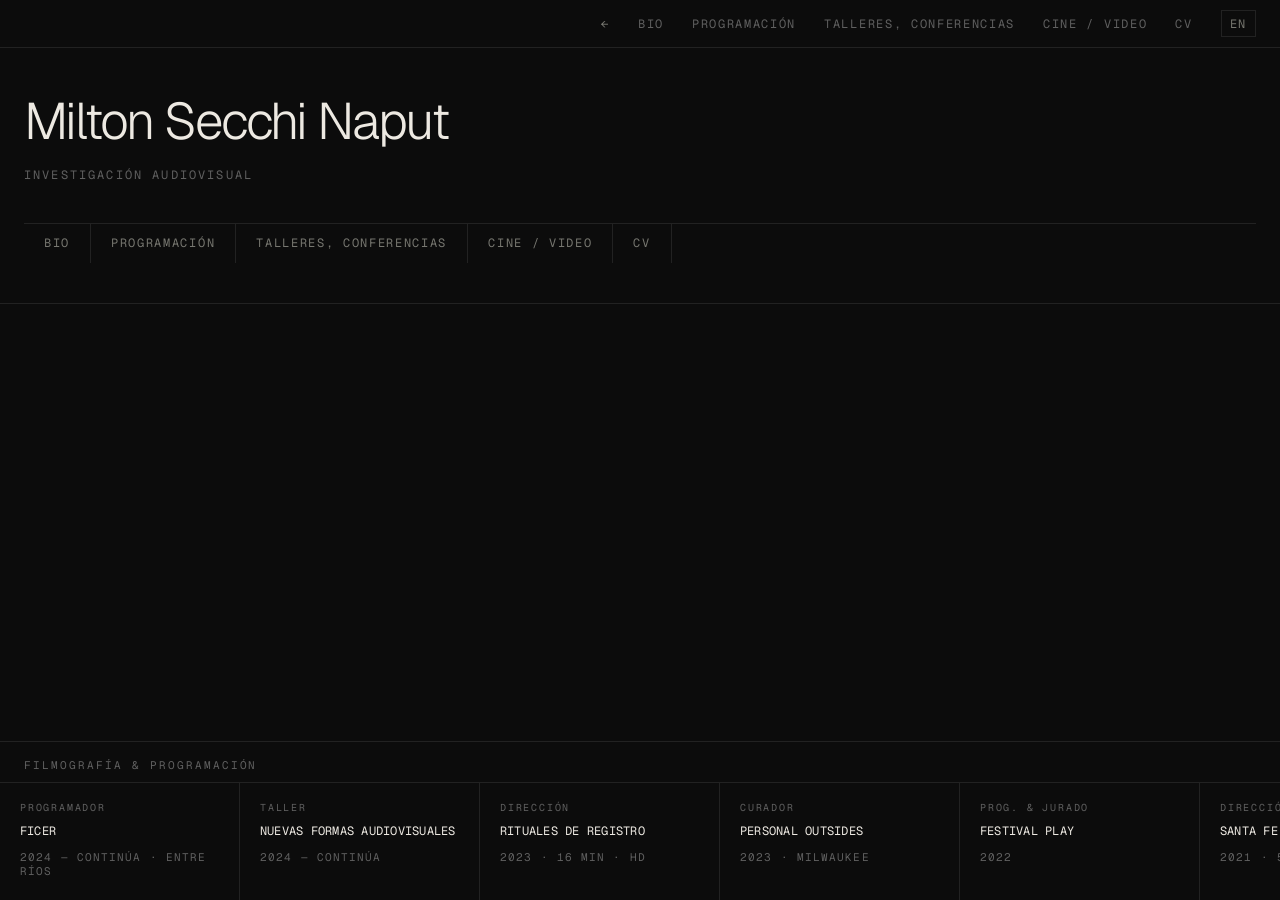
<file: index.html>
<!DOCTYPE html>
<html lang="es">
<head>
<meta charset="UTF-8">
<meta name="viewport" content="width=device-width, initial-scale=1.0">
<title>Milton Secchi Naput</title>
<style>
  @import url('https://fonts.googleapis.com/css2?family=Geist:wght@300;400&family=Geist+Mono:wght@300;400&display=swap');

  :root {
    --bg: #0c0c0c;
    --surface: #111111;
    --border: #222222;
    --ink: #ede9e2;
    --ink-dim: #606060;
    --ink-mid: #777770;
    --mono: 'Geist Mono', monospace;
    --serif: 'Geist', sans-serif;

    --fs-2xs: 0.625rem;     /* 10px */
    --fs-xs: 0.6875rem;     /* 11px */
    --fs-sm: 0.75rem;       /* 12px */
    --fs-md: 0.8125rem;     /* 13px */
    --fs-body-sm: 0.875rem; /* 14px */
    --fs-body: 1rem;        /* 16px */
    --fs-body-lg: 1.1rem;   /* 17.6px */
  }

  *, *::before, *::after { box-sizing: border-box; margin: 0; padding: 0; }
  html { font-size: 16px; scroll-behavior: smooth; }

  body {
    background: var(--bg);
    color: var(--ink);
    font-family: var(--mono);
    min-height: 100vh;
    overflow-x: hidden;
  }

  /* ── NAV ─────────────────────────────────────── */
  nav#main-nav {
    position: fixed;
    top: 0; left: 0; right: 0;
    z-index: 200;
    background: var(--bg);
    border-bottom: 1px solid var(--border);
    height: 3rem;
    display: flex;
    align-items: center;
    justify-content: flex-end;
    padding: 0 1.5rem;
    gap: 1.75rem;
  }

  nav#main-nav a {
    font-family: var(--mono);
    font-size: var(--fs-2xs);
    letter-spacing: 0.14em;
    text-transform: uppercase;
    text-decoration: none;
    color: var(--ink-dim);
    transition: color 0.15s;
  }
  nav#main-nav a:hover, nav#main-nav a.active { color: var(--ink); }

  .lang-btn {
    font-family: var(--mono);
    font-size: var(--fs-2xs);
    letter-spacing: 0.14em;
    text-transform: uppercase;
    background: none;
    border: 1px solid var(--border);
    color: var(--ink-mid);
    padding: 0.28rem 0.5rem;
    cursor: pointer;
    transition: all 0.15s;
  }
  .lang-btn:hover, .lang-btn.active { border-color: var(--ink-mid); color: var(--ink); }

  .hamburger {
    display: none;
    flex-direction: column;
    gap: 5px;
    cursor: pointer;
    background: none;
    border: none;
    padding: 4px;
    position: fixed;
    top: 0.75rem;
    right: 1.5rem;
    z-index: 201;
  }
  .hamburger span { display: block; width: 20px; height: 1px; background: var(--ink); }

  .mobile-menu {
    display: none;
    position: fixed;
    top: 3rem; left: 0; right: 0;
    background: var(--bg);
    border-bottom: 1px solid var(--border);
    padding: 1.5rem;
    z-index: 199;
    flex-direction: column;
    gap: 1.25rem;
  }
  .mobile-menu.open { display: flex; }
  .mobile-menu a {
    font-family: var(--mono);
    font-size: var(--fs-xs);
    letter-spacing: 0.14em;
    text-transform: uppercase;
    text-decoration: none;
    color: var(--ink-mid);
  }

  /* ── PAGES ───────────────────────────────────── */
  main { padding-top: 3rem; }

  .page {
    display: none;
    min-height: calc(100vh - 3rem);
    opacity: 0;
    transform: translateY(6px);
    transition: opacity 0.3s ease, transform 0.3s ease;
  }
  .page.active { opacity: 1; transform: translateY(0); }
  #home.active { display: flex; flex-direction: column; min-height: calc(100vh - 3rem); }
  .page.active:not(#home) { display: block; }

  /* ── HOME ────────────────────────────────────── */
  .home-hero {
    padding: 3rem 1.5rem 2.5rem;
    border-bottom: 1px solid var(--border);
  }

  .home-hero h1 {
    font-family: var(--serif);
    font-size: clamp(1.6rem, 4vw, 3.5rem);
    font-weight: 300;
    letter-spacing: -0.04em;
    line-height: 1.0;
    color: var(--ink);
  }

  .home-sub {
    margin-top: 1.25rem;
    font-size: var(--fs-2xs);
    letter-spacing: 0.18em;
    text-transform: uppercase;
    color: var(--ink-dim);
  }

  .home-links {
    display: flex;
    border-top: 1px solid var(--border);
    margin-top: 2.5rem;
  }
  .home-links a {
    font-family: var(--mono);
    font-size: var(--fs-2xs);
    letter-spacing: 0.14em;
    text-transform: uppercase;
    text-decoration: none;
    color: var(--ink-mid);
    padding: 0.7rem 1.25rem;
    border-right: 1px solid var(--border);
    transition: color 0.15s, background 0.15s;
  }
  .home-links a:hover { color: var(--ink); background: var(--surface); }

  /* ── CAROUSEL ────────────────────────────────── */
  .carousel-wrap {
    flex: 1;
    display: flex;
    flex-direction: column;
    justify-content: flex-end;
  }

  .carousel-label {
    padding: 1rem 1.5rem 0.6rem;
    border-top: 1px solid var(--border);
    font-size: var(--fs-2xs);
    letter-spacing: 0.18em;
    text-transform: uppercase;
    color: var(--ink-dim);
  }

  .carousel-track-outer {
    overflow: hidden;
    border-top: 1px solid var(--border);
  }

  .carousel-track {
    display: flex;
    width: max-content;
    will-change: transform;
  }

  .c-card {
    width: 240px;
    flex-shrink: 0;
    border-right: 1px solid var(--border);
    padding: 1.1rem 1.25rem 1.35rem;
    transition: background 0.2s;
  }
  .c-card:hover { background: var(--surface); }

  .c-card-label {
    font-size: var(--fs-2xs);
    letter-spacing: 0.18em;
    text-transform: uppercase;
    color: var(--ink-dim);
    display: block;
    margin-bottom: 0.6rem;
  }

  .c-card-title {
    font-family: var(--mono);
    font-size: var(--fs-sm);
    font-weight: 400;
    letter-spacing: 0.02em;
    text-transform: uppercase;
    line-height: 1.4;
    color: var(--ink);
  }

  .c-card-meta {
    font-size: var(--fs-2xs);
    letter-spacing: 0.1em;
    text-transform: uppercase;
    color: var(--ink-dim);
    margin-top: 0.65rem;
  }

  /* ── SECTION WRAP ────────────────────────────── */
  .section-wrap {
    max-width: 860px;
    margin: 0 auto;
    padding: 2.5rem 1.5rem 5rem;
  }

  .section-head {
    display: flex;
    align-items: baseline;
    justify-content: space-between;
    border-bottom: 1px solid var(--border);
    padding-bottom: 0.55rem;
    margin-bottom: 2.5rem;
  }

  .section-tag {
    font-size: var(--fs-2xs);
    letter-spacing: 0.18em;
    text-transform: uppercase;
    color: var(--ink-dim);
  }

  /* ── BIO ─────────────────────────────────────── */
  .bio-grid {
    display: grid;
    grid-template-columns: 1fr 210px;
    gap: 3.5rem;
    align-items: start;
  }

  .bio-text p {
    font-family: var(--serif);
    font-size: var(--fs-body-lg);
    font-weight: 300;
    line-height: 1.75;
    color: var(--ink);
    margin-bottom: 1.1rem;
  }

  .bio-sidebar {
    border-left: 1px solid var(--border);
    padding-left: 1.75rem;
  }

  .sb-block { margin-bottom: 2rem; }

  .sb-label {
    font-size: var(--fs-2xs);
    letter-spacing: 0.18em;
    text-transform: uppercase;
    color: var(--ink-dim);
    display: block;
    margin-bottom: 0.55rem;
  }

  .sb-block p, .sb-block li {
    font-size: var(--fs-xs);
    letter-spacing: 0.04em;
    color: var(--ink-mid);
    list-style: none;
    line-height: 1.6;
  }
  .sb-block li { padding: 0.22rem 0; border-bottom: 1px solid var(--border); }

  /* ── CV ──────────────────────────────────────── */
  .cv-group { margin-bottom: 2.75rem; }

  .cv-group-title {
    font-size: var(--fs-2xs);
    letter-spacing: 0.18em;
    text-transform: uppercase;
    color: var(--ink-dim);
    padding-bottom: 0.55rem;
    border-bottom: 1px solid var(--border);
    margin-bottom: 0;
  }

  .cv-row {
    display: grid;
    grid-template-columns: 70px 1fr;
    gap: 1.25rem;
    padding: 0.85rem 0;
    border-bottom: 1px solid var(--border);
    align-items: baseline;
  }

  .cv-year {
    font-size: var(--fs-xs);
    letter-spacing: 0.08em;
    color: var(--ink-dim);
  }

  .cv-body h4 {
    font-family: var(--serif);
    font-size: var(--fs-body);
    font-weight: 300;
    color: var(--ink);
    margin-bottom: 0.12rem;
  }

  .cv-body p {
    font-size: var(--fs-xs);
    letter-spacing: 0.06em;
    color: var(--ink-dim);
  }

  /* ── FILMS — same layout as .prog-row ───────────── */
  .film-row {
    display: grid;
    grid-template-columns: 110px 1fr;
    gap: 1.5rem;
    padding: 1.25rem 0;
    border-bottom: 1px solid var(--border);
    align-items: start;
    cursor: pointer;
  }

  .film-year-col {
    font-size: var(--fs-2xs);
    letter-spacing: 0.12em;
    text-transform: uppercase;
    color: var(--ink-dim);
    line-height: 1.7;
    padding-top: 0.1rem;
  }

  .film-body-col h3 {
    font-family: var(--serif);
    font-size: var(--fs-body);
    font-weight: 300;
    color: var(--ink);
    margin-bottom: 0.3rem;
  }

  .film-body-col h3 a {
    color: var(--ink);
    border-bottom: 1px solid var(--border);
    transition: border-color 0.15s, color 0.15s;
  }
  .film-body-col h3 a:hover { color: var(--ink-mid); border-bottom-color: var(--ink-mid); }

  .film-specs {
    font-size: var(--fs-xs);
    letter-spacing: 0.04em;
    color: var(--ink-dim);
    margin-top: 0.1rem;
  }

  .film-plus { display: none; }

  .film-body { display: none; padding: 0.6rem 0 0.4rem; max-width: 560px; }
  .film-row.open .film-body { display: block; }

  .film-synopsis {
    font-family: var(--serif);
    font-size: var(--fs-body-sm);
    font-weight: 300;
    line-height: 1.75;
    color: var(--ink-mid);
    margin-bottom: 1rem;
  }

  .film-crew {
    display: grid;
    grid-template-columns: repeat(auto-fill, minmax(180px, 1fr));
    gap: 0.5rem 1.75rem;
  }

  .crew-item {
    font-size: var(--fs-xs);
    letter-spacing: 0.04em;
    color: var(--ink-dim);
    line-height: 1.5;
  }
  .crew-role {
    display: block;
    font-size: var(--fs-2xs);
    letter-spacing: 0.14em;
    text-transform: uppercase;
    color: var(--ink-dim);
    margin-bottom: 0.1rem;
  }

  .film-expand-btn {
    font-family: var(--mono);
    font-size: var(--fs-2xs);
    letter-spacing: 0.12em;
    text-transform: uppercase;
    color: var(--ink-dim);
    border-bottom: 1px solid var(--border);
    padding-bottom: 1px;
    margin-top: 0.5rem;
    display: inline-block;
    transition: color 0.15s, border-color 0.15s;
    cursor: pointer;
  }
  .film-expand-btn:hover { color: var(--ink); border-color: var(--ink-mid); }
  .film-row.open .film-expand-btn { display: none; }

  /* ── PROGRAMMING ─────────────────────────────── */
  .prog-row {
    display: grid;
    grid-template-columns: 110px 1fr;
    gap: 1.5rem;
    padding: 1.25rem 0;
    border-bottom: 1px solid var(--border);
    align-items: start;
  }

  .prog-role-col {
    font-size: var(--fs-2xs);
    letter-spacing: 0.12em;
    text-transform: uppercase;
    color: var(--ink-dim);
    line-height: 1.7;
  }

  .prog-body h3 {
    font-family: var(--serif);
    font-size: var(--fs-body);
    font-weight: 300;
    color: var(--ink);
    margin-bottom: 0.3rem;
  }

  .prog-body p {
    font-size: var(--fs-xs);
    letter-spacing: 0.04em;
    color: var(--ink-dim);
    line-height: 1.6;
  }

  .prog-body a {
    display: inline-block;
    margin-top: 0.5rem;
    font-size: var(--fs-2xs);
    letter-spacing: 0.12em;
    text-transform: uppercase;
    text-decoration: none;
    color: var(--ink-mid);
    border-bottom: 1px solid var(--border);
    padding-bottom: 1px;
    transition: color 0.15s, border-color 0.15s;
  }
  .prog-body a:hover { color: var(--ink); border-color: var(--ink-mid); }

  .prog-films { list-style: none; margin-top: 0.7rem; }
  .prog-films li {
    font-size: var(--fs-xs);
    letter-spacing: 0.04em;
    color: var(--ink-dim);
    padding: 0.28rem 0;
    border-bottom: 1px solid var(--border);
    display: flex;
    gap: 0.5rem;
  }
  .prog-films li em { font-style: normal; color: var(--ink-mid); }

  /* ── FOOTER ──────────────────────────────────── */
  footer {
    border-top: 1px solid var(--border);
    padding: 1rem 1.5rem;
    display: flex;
    justify-content: space-between;
    flex-wrap: wrap;
    gap: 0.5rem;
  }
  footer p {
    font-size: var(--fs-2xs);
    letter-spacing: 0.14em;
    text-transform: uppercase;
    color: var(--ink-dim);
  }

  /* ── RESPONSIVE ──────────────────────────────── */
  @media (max-width: 680px) {
    nav#main-nav a:not(.lang-btn) { display: none; }
    .hamburger { display: flex; }
    .bio-grid { grid-template-columns: 1fr; gap: 2rem; }
    .bio-sidebar { border-left: none; border-top: 1px solid var(--border); padding-left: 0; padding-top: 1.5rem; }
    .prog-row, .film-row { grid-template-columns: 1fr; gap: 0.35rem; }
    .cv-row { grid-template-columns: 56px 1fr; }
    .home-hero h1 { font-size: clamp(1.4rem, 7vw, 2.2rem); }
    .c-card { width: 195px; }
    .home-links a { padding: 0.65rem 0.9rem; }
  }

  /* ── ANIMATIONS ──────────────────────────────── */
  @keyframes fadeUp {
    from { opacity: 0; transform: translateY(8px); }
    to   { opacity: 1; transform: translateY(0); }
  }

  .page.active .film-row,
  .page.active .cv-row,
  .page.active .prog-row {
    animation: fadeUp 0.3s ease both;
  }

  .page.active .film-row:nth-child(1) { animation-delay: 0.03s; }
  .page.active .film-row:nth-child(2) { animation-delay: 0.07s; }
  .page.active .film-row:nth-child(3) { animation-delay: 0.11s; }
  .page.active .film-row:nth-child(4) { animation-delay: 0.15s; }
  .page.active .film-row:nth-child(5) { animation-delay: 0.19s; }
  .page.active .film-row:nth-child(6) { animation-delay: 0.23s; }
  .page.active .film-row:nth-child(7) { animation-delay: 0.27s; }

  .page.active .cv-row:nth-child(1), .page.active .prog-row:nth-child(1) { animation-delay: 0.04s; }
  .page.active .cv-row:nth-child(2), .page.active .prog-row:nth-child(2) { animation-delay: 0.08s; }
  .page.active .cv-row:nth-child(3), .page.active .prog-row:nth-child(3) { animation-delay: 0.12s; }
  .page.active .cv-row:nth-child(4), .page.active .prog-row:nth-child(4) { animation-delay: 0.16s; }
  .page.active .cv-row:nth-child(5), .page.active .prog-row:nth-child(5) { animation-delay: 0.20s; }

  /* ── FONT SIZE OVERRIDES ─────────────────────── */
  nav#main-nav a,
  .lang-btn,
  .home-sub,
  .home-links a,
  .cv-year { font-size: var(--fs-sm); }

  .carousel-label,
  .section-tag,
  .film-year-col,
  .film-expand-btn,
  .prog-role-col,
  .prog-body a,
  .c-card-meta { font-size: var(--fs-xs); }

  .c-card-label,
  .sb-label,
  .cv-group-title,
  footer p,
  .crew-role { font-size: var(--fs-2xs); }

  .mobile-menu a,
  .cv-body p,
  .film-specs,
  .prog-films li,
  .crew-item { font-size: var(--fs-sm); }

  .prog-body p,
  .sb-block p,
  .sb-block li { font-size: var(--fs-md); }
</style>
</head>
<body>

<!-- NAV: solo links a la derecha, sin site-name -->
<nav id="main-nav">
  <a href="#" data-page="home" onclick="showPage('home');return false;" style="color:var(--ink-mid);">←</a>
  <a href="#" data-page="bio"         onclick="showPage('bio');return false;"         data-es="Bio"                   data-en="Bio">Bio</a>
  <a href="#" data-page="programming" onclick="showPage('programming');return false;" data-es="Programación"          data-en="Programming">Programación</a>
  <a href="#" data-page="talks"       onclick="showPage('talks');return false;"       data-es="Talleres, conferencias" data-en="Workshops, lectures">Talleres, conferencias</a>
  <a href="#" data-page="films"       onclick="showPage('films');return false;"       data-es="Cine / Video"          data-en="Film / Video">Cine / Video</a>
  <a href="#" data-page="cv"          onclick="showPage('cv');return false;"          data-es="CV"                    data-en="CV">CV</a>
  <button class="lang-btn" id="lang-toggle" onclick="toggleLang()">EN</button>
</nav>

<button class="hamburger" id="hamburger" onclick="toggleMenu()" aria-label="Menu">
  <span></span><span></span><span></span>
</button>

<div class="mobile-menu" id="mobile-menu">
  <a href="#" onclick="showPage('home');toggleMenu();return false;">← Inicio</a>
  <a href="#" onclick="showPage('bio');toggleMenu();return false;">Bio</a>
  <a href="#" onclick="showPage('programming');toggleMenu();return false;">Programación</a>
  <a href="#" onclick="showPage('talks');toggleMenu();return false;">Talleres, conferencias</a>
  <a href="#" onclick="showPage('films');toggleMenu();return false;">Cine / Video</a>
  <a href="#" onclick="showPage('cv');toggleMenu();return false;">CV</a>
  <button class="lang-btn" style="align-self:start;margin-top:0.5rem" onclick="toggleLang();toggleMenu()">EN</button>
</div>

<main>

<!-- HOME -->
<div id="home" class="page active">
  <div class="home-hero">
    <!-- Titulo: Milton Secchi Naput en serif, case normal -->
    <h1>Milton Secchi Naput</h1>
    <!-- Subtitulo: Investigación audiovisual -->
    <p class="home-sub">
      <span class="es-text">Investigación audiovisual</span>
      <span class="en-text" style="display:none">Audiovisual research</span>
    </p>
    <div class="home-links">
      <a href="#" onclick="showPage('bio');return false;">Bio</a>
      <a href="#" onclick="showPage('programming');return false;" class="es-text">Programación</a>
      <a href="#" onclick="showPage('programming');return false;" class="en-text" style="display:none">Programming</a>
      <a href="#" onclick="showPage('talks');return false;" class="es-text">Talleres, conferencias</a>
      <a href="#" onclick="showPage('talks');return false;" class="en-text" style="display:none">Workshops, lectures</a>
      <a href="#" onclick="showPage('films');return false;" class="es-text">Cine / Video</a>
      <a href="#" onclick="showPage('films');return false;" class="en-text" style="display:none">Film / Video</a>
      <a href="#" onclick="showPage('cv');return false;">CV</a>
    </div>
  </div>

  <div class="carousel-wrap">
    <p class="carousel-label es-text">Filmografía &amp; Programación</p>
    <p class="carousel-label en-text" style="display:none">Filmography &amp; Programming</p>
    <div class="carousel-track-outer" id="carousel-outer">
      <!-- Cards de más nuevo a más viejo. Duplicadas para loop infinito. -->
      <div class="carousel-track" id="carousel-track">
        <!-- SET 1 -->
        <div class="c-card"><span class="c-card-label es-text">Programador</span><span class="c-card-label en-text" style="display:none">Programmer</span><p class="c-card-title">FICER</p><p class="c-card-meta es-text">2024 — continúa · Entre Ríos</p><p class="c-card-meta en-text" style="display:none">2024 — ongoing · Entre Ríos</p></div>
        <div class="c-card"><span class="c-card-label es-text">Taller</span><span class="c-card-label en-text" style="display:none">Workshop</span><p class="c-card-title es-text">Nuevas Formas Audiovisuales</p><p class="c-card-title en-text" style="display:none">New Audiovisual Forms</p><p class="c-card-meta es-text">2024 — continúa</p><p class="c-card-meta en-text" style="display:none">2024 — ongoing</p></div>
        <div class="c-card"><span class="c-card-label es-text">Dirección</span><span class="c-card-label en-text" style="display:none">Direction</span><p class="c-card-title">Rituales de registro</p><p class="c-card-meta">2023 · 16 min · HD</p></div>
        <div class="c-card"><span class="c-card-label es-text">Curador</span><span class="c-card-label en-text" style="display:none">Curator</span><p class="c-card-title">Personal Outsides</p><p class="c-card-meta">2023 · Milwaukee</p></div>
        <div class="c-card"><span class="c-card-label es-text">Prog. &amp; Jurado</span><span class="c-card-label en-text" style="display:none">Prog. &amp; Jury</span><p class="c-card-title">Festival Play</p><p class="c-card-meta">2022</p></div>
        <div class="c-card"><span class="c-card-label es-text">Dirección</span><span class="c-card-label en-text" style="display:none">Direction</span><p class="c-card-title es-text">Santa Fe — notas, 2017–2019</p><p class="c-card-title en-text" style="display:none">Santa Fe — notes, 2017–2019</p><p class="c-card-meta">2021 · 58 min · HD</p></div>
        <div class="c-card"><span class="c-card-label es-text">Dirección</span><span class="c-card-label en-text" style="display:none">Direction</span><p class="c-card-title es-text">Yo pasto de los leones</p><p class="c-card-title en-text" style="display:none">I, lion's grass</p><p class="c-card-meta">2018 · 24 min · HD</p></div>
        <div class="c-card"><span class="c-card-label es-text">Videoinstalación</span><span class="c-card-label en-text" style="display:none">Video Installation</span><p class="c-card-title">Resolana nocturna</p><p class="c-card-meta">2018 · Galería Proyecto Fuga</p></div>
        <div class="c-card"><span class="c-card-label es-text">Dirección</span><span class="c-card-label en-text" style="display:none">Direction</span><p class="c-card-title">Donde no hay nada</p><p class="c-card-meta">2015</p></div>
        <div class="c-card"><span class="c-card-label es-text">Dirección</span><span class="c-card-label en-text" style="display:none">Direction</span><p class="c-card-title">Lo-Fi</p><p class="c-card-meta">2011 · 10 min</p></div>
        <div class="c-card"><span class="c-card-label es-text">Dirección</span><span class="c-card-label en-text" style="display:none">Direction</span><p class="c-card-title">Verano</p><p class="c-card-meta">2010 · 14 min</p></div>
        <!-- SET 2 (duplicado para loop infinito) -->
        <div class="c-card"><span class="c-card-label es-text">Programador</span><span class="c-card-label en-text" style="display:none">Programmer</span><p class="c-card-title">FICER</p><p class="c-card-meta es-text">2024 — continúa · Entre Ríos</p><p class="c-card-meta en-text" style="display:none">2024 — ongoing · Entre Ríos</p></div>
        <div class="c-card"><span class="c-card-label es-text">Taller</span><span class="c-card-label en-text" style="display:none">Workshop</span><p class="c-card-title es-text">Nuevas Formas Audiovisuales</p><p class="c-card-title en-text" style="display:none">New Audiovisual Forms</p><p class="c-card-meta es-text">2024 — continúa</p><p class="c-card-meta en-text" style="display:none">2024 — ongoing</p></div>
        <div class="c-card"><span class="c-card-label es-text">Dirección</span><span class="c-card-label en-text" style="display:none">Direction</span><p class="c-card-title">Rituales de registro</p><p class="c-card-meta">2023 · 16 min · HD</p></div>
        <div class="c-card"><span class="c-card-label es-text">Curador</span><span class="c-card-label en-text" style="display:none">Curator</span><p class="c-card-title">Personal Outsides</p><p class="c-card-meta">2023 · Milwaukee</p></div>
        <div class="c-card"><span class="c-card-label es-text">Prog. &amp; Jurado</span><span class="c-card-label en-text" style="display:none">Prog. &amp; Jury</span><p class="c-card-title">Festival Play</p><p class="c-card-meta">2022</p></div>
        <div class="c-card"><span class="c-card-label es-text">Dirección</span><span class="c-card-label en-text" style="display:none">Direction</span><p class="c-card-title es-text">Santa Fe — notas, 2017–2019</p><p class="c-card-title en-text" style="display:none">Santa Fe — notes, 2017–2019</p><p class="c-card-meta">2021 · 58 min · HD</p></div>
        <div class="c-card"><span class="c-card-label es-text">Dirección</span><span class="c-card-label en-text" style="display:none">Direction</span><p class="c-card-title es-text">Yo pasto de los leones</p><p class="c-card-title en-text" style="display:none">I, lion's grass</p><p class="c-card-meta">2018 · 24 min · HD</p></div>
        <div class="c-card"><span class="c-card-label es-text">Videoinstalación</span><span class="c-card-label en-text" style="display:none">Video Installation</span><p class="c-card-title">Resolana nocturna</p><p class="c-card-meta">2018 · Galería Proyecto Fuga</p></div>
        <div class="c-card"><span class="c-card-label es-text">Dirección</span><span class="c-card-label en-text" style="display:none">Direction</span><p class="c-card-title">Donde no hay nada</p><p class="c-card-meta">2015</p></div>
        <div class="c-card"><span class="c-card-label es-text">Dirección</span><span class="c-card-label en-text" style="display:none">Direction</span><p class="c-card-title">Lo-Fi</p><p class="c-card-meta">2011 · 10 min</p></div>
        <div class="c-card"><span class="c-card-label es-text">Dirección</span><span class="c-card-label en-text" style="display:none">Direction</span><p class="c-card-title">Verano</p><p class="c-card-meta">2010 · 14 min</p></div>
      </div>
    </div>
  </div>
</div>

<!-- BIO -->
<div id="bio" class="page">
  <div class="section-wrap">
    <div class="section-head">
      <span class="section-tag es-text">Sobre</span>
      <span class="section-tag en-text" style="display:none">About</span>
    </div>
    <div class="bio-grid">
      <div class="bio-text">
        <div class="es-text">
          <p>Milton Secchi Naput es un artista, tallerista e investigador nacido y criado en el lugar actualmente llamado Santa Fe, Argentina. Su práctica gira en torno al cine y el vídeo, su creación y su diseminación, con especial atención a obras de y alrededor de los sures globales. Le interesan los archivos menores y alternativos y sus entrelazamientos con imaginaciones políticas y perceptivas. Completó una Maestría en Cinematic Arts en la Universidad de Wisconsin-Milwaukee en 2024. En 2009, se graduó de la ENERC en la especialidad de Montaje.</p>
        </div>
        <div class="en-text" style="display:none">
          <p>Milton Secchi Naput is an artist, workshop facilitator and researcher born and raised in what is now called Santa Fe, Argentina. His practice revolves around film and video, their creation and dissemination, with a particular focus on works from and about the global souths. He is interested in minor and alternative archives and their entanglements with political and perceptual imaginations. He completed a Master of Fine Arts in Cinematic Arts at the University of Wisconsin-Milwaukee in 2024. In 2009, he graduated from ENERC, specializing in Editing.</p>
        </div>
      </div>
      <div class="bio-sidebar">
        <div class="sb-block">
          <span class="sb-label es-text">Contacto</span><span class="sb-label en-text" style="display:none">Contact</span>
          <p>mnsecchi(arroba)yahoo.com.ar</p>
        </div>
        <div class="sb-block">
          <span class="sb-label">Vimeo</span>
          <p><a href="https://vimeo.com/user2382532" target="_blank" rel="noopener" style="color:var(--ink-mid);text-decoration:none;">vimeo.com/user2382532</a></p>
        </div>
        <div class="sb-block">
          <span class="sb-label es-text">Áreas</span><span class="sb-label en-text" style="display:none">Areas</span>
          <ul>
            <li class="es-text">Dirección de cine y video</li>
            <li class="es-text">Investigación audiovisual</li>
            <li class="es-text">Programación y curaduría</li>
            <li class="es-text">Talleres y formación</li>
            <li class="en-text" style="display:none">Film &amp; video direction</li>
            <li class="en-text" style="display:none">Audiovisual research</li>
            <li class="en-text" style="display:none">Programming &amp; curation</li>
            <li class="en-text" style="display:none">Workshops &amp; teaching</li>
          </ul>
        </div>
      </div>
    </div>
  </div>
</div>

<!-- CV -->
<div id="cv" class="page">
  <div class="section-wrap">
    <div class="section-head">
      <span class="section-tag es-text">Experiencia</span>
      <span class="section-tag en-text" style="display:none">Experience</span>
    </div>

    <div class="cv-group">
      <p class="cv-group-title es-text">Educación</p>
      <p class="cv-group-title en-text" style="display:none">Education</p>
      <div class="cv-row"><span class="cv-year">2024</span><div class="cv-body"><h4 class="es-text">Maestría en Cinematic Arts (MFA)</h4><h4 class="en-text" style="display:none">Master of Fine Arts in Cinematic Arts</h4><p>University of Wisconsin-Milwaukee</p></div></div>
      <div class="cv-row"><span class="cv-year">2009</span><div class="cv-body"><h4 class="es-text">Dirección de Montaje</h4><h4 class="en-text" style="display:none">Editing Direction</h4><p>ENERC — Escuela Nacional de Experimentación y Realización Cinematográfica</p></div></div>
    </div>

    <div class="cv-group">
      <p class="cv-group-title es-text">Programación</p>
      <p class="cv-group-title en-text" style="display:none">Programming</p>
      <div class="cv-row"><span class="cv-year">2025</span><div class="cv-body"><h4 class="es-text">Programador — Temporada de Rescate, Cinemateca de Entre Ríos</h4><h4 class="en-text" style="display:none">Programmer — Temporada de Rescate, Entre Ríos Cinematheque</h4></div></div>
      <div class="cv-row"><span class="cv-year">2024 —</span><div class="cv-body"><h4 class="es-text">Programador — FICER, Festival Internacional de Cine de Entre Ríos</h4><h4 class="en-text" style="display:none">Programmer — FICER, Festival Internacional de Cine de Entre Ríos</h4><p class="es-text">continúa</p><p class="en-text" style="display:none">ongoing</p></div></div>
      <div class="cv-row"><span class="cv-year">2023</span><div class="cv-body"><h4>Personal Outsides — UWM Union Cinema, Milwaukee</h4></div></div>
      <div class="cv-row"><span class="cv-year"></span><div class="cv-body"><h4 class="es-text">Programador y Jurado — PLAY International Experimental Film and Video Festival</h4><h4 class="en-text" style="display:none">Programmer and Jury — PLAY International Experimental Film and Video Festival</h4></div></div>
      <div class="cv-row"><span class="cv-year">2018</span><div class="cv-body"><h4 class="es-text">Programación — Encuentros de Cine, serie de películas latinoamericanas con presencia de realizadores</h4><h4 class="en-text" style="display:none">Programming — Cinema Encounters, latin american screening series with filmmakers in attendance</h4></div></div>
    </div>

    <div class="cv-group">
      <p class="cv-group-title es-text">Talleres y Charlas</p>
      <p class="cv-group-title en-text" style="display:none">Workshops &amp; Lectures</p>
      <div class="cv-row"><span class="cv-year">2025</span><div class="cv-body"><h4 class="es-text">Taller Nuevas Formas Audiovisuales — CCE La Paz, Bolivia (con Luciana Decker Orozco)</h4><h4 class="en-text" style="display:none">New Audiovisual Forms Workshop — CCE La Paz, Bolivia (with Luciana Decker Orozco)</h4></div></div>
      <div class="cv-row"><span class="cv-year">2025</span><div class="cv-body"><h4 class="es-text">Taller Nuevas Formas Audiovisuales — IAAER, Entre Ríos</h4><h4 class="en-text" style="display:none">New Audiovisual Forms Workshop — IAAER, Entre Ríos</h4></div></div>
      <div class="cv-row"><span class="cv-year">2024</span><div class="cv-body"><h4 class="es-text">Taller Nuevas Formas Audiovisuales — ISCAA "Fernando Birri", Santa Fe</h4><h4 class="en-text" style="display:none">New Audiovisual Forms Workshop — ISCAA "Fernando Birri", Santa Fe</h4></div></div>
      <div class="cv-row"><span class="cv-year">2023</span><div class="cv-body"><h4 class="es-text">Charla y proyección "Santa Fe - notas, 2017-2019" — UC Santa Cruz, EEUU</h4><h4 class="en-text" style="display:none">Talk and screening "Santa Fe - notes, 2017-2019" — UC Santa Cruz, US</h4></div></div>
      <div class="cv-row"><span class="cv-year">2023</span><div class="cv-body"><h4 class="es-text">Charla — Bienal Arte Joven, Buenos Aires</h4><h4 class="en-text" style="display:none">Talk — Young Art Biennial, Buenos Aires</h4></div></div>
      <div class="cv-row"><span class="cv-year">2022</span><div class="cv-body"><h4 class="es-text">Seminario "Distancia, paisaje, archivo" — ISCAA Fernando Birri, Santa Fe</h4><h4 class="en-text" style="display:none">Seminar "Distancia, paisaje, archivo" — ISCAA Fernando Birri, Santa Fe</h4></div></div>
      <div class="cv-row"><span class="cv-year">2021</span><div class="cv-body"><h4 class="es-text">Seminario "Rastro, paisaje, archivo" — PLAY Festival</h4><h4 class="en-text" style="display:none">Seminar "Rastro, paisaje, archivo" — PLAY Festival</h4></div></div>
      <div class="cv-row"><span class="cv-year">2017</span><div class="cv-body"><h4 class="es-text">Taller de Arte Archival con Francisco Bitar — Museo Rosa Galisteo, Santa Fe; Museo Genaro Pérez, Córdoba</h4><h4 class="en-text" style="display:none">Archival Art Workshop with Francisco Bitar — Rosa Galisteo Museum, Santa Fe; Genaro Pérez Museum, Córdoba</h4></div></div>
    </div>

    <div class="cv-group">
      <p class="cv-group-title es-text">Filmografía — Dirección</p>
      <p class="cv-group-title en-text" style="display:none">Selected Films — Director</p>
      <div class="cv-row"><span class="cv-year">2023</span><div class="cv-body"><h4>Rituales de Registro / Ritual Records</h4><p>16 min / HD — Play, FICER, Insular Film Festival</p></div></div>
      <div class="cv-row"><span class="cv-year">2021</span><div class="cv-body"><h4 class="es-text">Santa Fe - notas, 2017–2019</h4><h4 class="en-text" style="display:none">Santa Fe - notes, 2017–2019</h4><p>58 min / HD — FIDBA Competencia Nacional, UC Santa Cruz</p></div></div>
      <div class="cv-row"><span class="cv-year">2021</span><div class="cv-body"><h4>The Visitors <span style="font-style:normal;font-size:0.72rem">(co-dir. Liyan Zhao)</span></h4><p>9 min / HD — Onion City, Crossroads / San Francisco Cinematheque</p></div></div>
      <div class="cv-row"><span class="cv-year">2018</span><div class="cv-body"><h4 class="es-text">Yo Pasto de los Leones</h4><h4 class="en-text" style="display:none">I, Lion's Grass</h4><p>24 min / HD — BAFICI Competencia Oficial, Al Este Festival</p></div></div>
      <div class="cv-row"><span class="cv-year">2018</span><div class="cv-body"><h4 class="es-text">Resolana Nocturna (Video Instalación)</h4><h4 class="en-text" style="display:none">Resolana Nocturna (Video Installation)</h4><p>6 min / HD — Proyecto Fuga</p></div></div>
      <div class="cv-row"><span class="cv-year">2015</span><div class="cv-body"><h4>Donde no hay nada</h4></div></div>
      <div class="cv-row"><span class="cv-year">2011</span><div class="cv-body"><h4>Lo-fi</h4><p>10 min / HD — BAFICI 2011, Festifreak 2011</p></div></div>
      <div class="cv-row"><span class="cv-year">2010</span><div class="cv-body"><h4 class="es-text">Verano</h4><h4 class="en-text" style="display:none">Summer</h4><p>14 min / HD — BAFICI 2010, Curtacinema Río de Janeiro</p></div></div>
    </div>

    <div class="cv-group">
      <p class="cv-group-title es-text">Filmografía — Asistencia de Dirección</p>
      <p class="cv-group-title en-text" style="display:none">Selected Films — Assistant Director</p>
      <div class="cv-row"><span class="cv-year">2022</span><div class="cv-body"><h4>Luminum <span style="font-style:normal;font-size:0.72rem">(dir. Maximiliano Schonfeld)</span></h4><p>62 min — Visions du Réel 2022, Festival de Mar del Plata</p></div></div>
      <div class="cv-row"><span class="cv-year">2021</span><div class="cv-body"><h4>Una Escuela en Cerro Hueso <span style="font-style:normal;font-size:0.72rem">(dir. Betania Cappato)</span></h4><p>70 min — Berlinale 2021 Mención Especial, AFF Youth, BIKI, Beijing IFF</p></div></div>
      <div class="cv-row"><span class="cv-year">2021</span><div class="cv-body"><h4>En Compañía / Companions <span style="font-style:normal;font-size:0.72rem">(dir. Ada Frontini)</span></h4><p>63 min — BAFICI 2021, Jeonju IFF 2021</p></div></div>
      <div class="cv-row"><span class="cv-year">2017</span><div class="cv-body"><h4>Toublanc <span style="font-style:normal;font-size:0.72rem">(dir. Iván Fund)</span></h4><p>100 min — BAFICI 2017, 3 Continents Nantes, FiDocs Chile</p></div></div>
      <div class="cv-row"><span class="cv-year">2016</span><div class="cv-body"><h4>La Siesta del Tigre <span style="font-style:normal;font-size:0.72rem">(dir. Maximiliano Schonfeld)</span></h4><p>64 min — Mar del Plata IFF, Doclisboa, Festival Márgenes</p></div></div>
      <div class="cv-row"><span class="cv-year">2015</span><div class="cv-body"><h4>La Helada Negra / The Black Frost <span style="font-style:normal;font-size:0.72rem">(dir. Maximiliano Schonfeld)</span></h4><p>90 min — Berlinale 2015, Hong Kong IFF, Cinélatino Toulouse</p></div></div>
    </div>

    <div class="cv-group">
      <p class="cv-group-title es-text">Filmografía — Montaje</p>
      <p class="cv-group-title en-text" style="display:none">Selected Films — Editor</p>
      <div class="cv-row"><span class="cv-year">2013</span><div class="cv-body"><h4>AB <span style="font-style:normal;font-size:0.72rem">(dir. Iván Fund &amp; Andreas Koefoed)</span></h4><p>67 min — BAFICI 2013, CPH:DOX</p></div></div>
      <div class="cv-row"><span class="cv-year">2012</span><div class="cv-body"><h4>El Gran Río / The Great River <span style="font-style:normal;font-size:0.72rem">(dir. Rubén Plataneo)</span></h4><p class="es-text">92 min — Mejor Documental Flandes Latin Film Festival, Bariloche Film Festival</p><p class="en-text" style="display:none">92 min — Best Documentary Flandes Latin Film Festival, Bariloche Film Festival</p></div></div>
    </div>

    <div class="cv-group">
      <p class="cv-group-title es-text">Becas, Premios y Residencias</p>
      <p class="cv-group-title en-text" style="display:none">Grants, Awards &amp; Residencies</p>
      <div class="cv-row"><span class="cv-year">2024</span><div class="cv-body"><h4>Greater Milwaukee Foundation Victor Vega Educational Scholarship — US</h4></div></div>
      <div class="cv-row"><span class="cv-year">2023</span><div class="cv-body"><h4 class="es-text">Beca Adoor Gopalakrishnan Film Archive &amp; Research</h4><h4 class="en-text" style="display:none">Adoor Gopalakrishnan Film Archive &amp; Research Scholarship</h4></div></div>
      <div class="cv-row"><span class="cv-year">2019–20</span><div class="cv-body"><h4>Collaborative Studio Fellow — UnionDocs, Brooklyn, NY</h4></div></div>
      <div class="cv-row"><span class="cv-year">2018</span><div class="cv-body"><h4 class="es-text">Premio del Fondo Metropolitano para la Cultura, el Arte y la Ciencia — Yo Pasto de los Leones</h4><h4 class="en-text" style="display:none">Award from the Metropolitan Fund for Culture, Art and Science — I, Lion's Grass</h4></div></div>
      <div class="cv-row"><span class="cv-year">2018</span><div class="cv-body"><h4 class="es-text">Residente — BIM (Bienal de Imagen en Movimiento), Buenos Aires</h4><h4 class="en-text" style="display:none">Resident — BIM (Moving Image Biennial), Buenos Aires</h4></div></div>
      <div class="cv-row"><span class="cv-year">2018</span><div class="cv-body"><h4 class="es-text">Artista en residencia — Curadora, Arroyo Leyes, Argentina</h4><h4 class="en-text" style="display:none">Artist-in-residence — Curadora, Arroyo Leyes, Argentina</h4></div></div>
      <div class="cv-row"><span class="cv-year">2017</span><div class="cv-body"><h4 class="es-text">Residente — Bienal de Arte Joven de Buenos Aires</h4><h4 class="en-text" style="display:none">Resident — Buenos Aires Youth Art Biennial</h4></div></div>
      <div class="cv-row"><span class="cv-year">2017</span><div class="cv-body"><h4 class="es-text">Premio a la creación documental — Provincia de Santa Fe</h4><h4 class="en-text" style="display:none">Prize for documentary creation — Santa Fe Province</h4></div></div>
      <div class="cv-row"><span class="cv-year">2016</span><div class="cv-body"><h4 class="es-text">Beca — Fondo Nacional de las Artes</h4><h4 class="en-text" style="display:none">Grant — National Arts Fund (Fondo Nacional de las Artes)</h4></div></div>
    </div>

  </div>
</div>

<!-- FILMS -->
<div id="films" class="page">
  <div class="section-wrap">
    <div class="section-head">
      <span class="section-tag es-text">Cine / Video</span>
      <span class="section-tag en-text" style="display:none">Film / Video</span>
      <span class="section-tag">2010–2023</span>
    </div>

    <div class="film-row" onclick="toggleFilm(this)">
      <div class="film-year-col es-text">Dirección<br>2023</div>
      <div class="film-year-col en-text" style="display:none">Direction<br>2023</div>
      <div class="film-body-col">
        <h3><a href="ritual-records.html" onclick="event.stopPropagation();" class="es-text">Rituales de registro</a><a href="ritual-records.html" onclick="event.stopPropagation();" class="en-text" style="display:none">Ritual Records</a></h3>
        <p class="film-specs">16 min · HD</p>
        <span class="film-expand-btn es-text">+ ver ficha</span><span class="film-expand-btn en-text" style="display:none">+ details</span>
        <div class="film-body">
          <p class="film-synopsis es-text">Una crónica de viaje (y sonido) incompleta; un lugar ocupado por mapas y globos terráqueos; una colección de recuerdos enfrentados a la repetición de una imagen imprecisa. En los espacios que quedan entre estas superficies, Rituales de Registro busca reflexionar sobre la relación entre paisaje y archivo en la construcción de comunidades imaginadas y memoria material.</p>
          <p class="film-synopsis en-text" style="display:none">An incomplete travel (and sound) chronicle; a place occupied by maps and globes; a collection of memories facing the repetition of an imprecise image. In the spaces that remain between these surfaces, Ritual Records aims to reflect on the relationship between landscape and archive in the construction of imagined communities and material memory.</p>
          <div class="film-crew">
            <div class="crew-item"><span class="crew-role es-text">Dirección y producción</span><span class="crew-role en-text" style="display:none">Directed &amp; produced by</span>Milton Secchi Naput</div>
            <div class="crew-item"><span class="crew-role es-text">Jefa de Producción</span><span class="crew-role en-text" style="display:none">Production Manager</span>Gisel Bugliolo</div>
            <div class="crew-item"><span class="crew-role es-text">Postprod. Sonido</span><span class="crew-role en-text" style="display:none">Sound Post.</span>Andrés Perugini</div>
            <div class="crew-item"><span class="crew-role es-text">Postprod. Imagen</span><span class="crew-role en-text" style="display:none">Image Post.</span>Iván Fund</div>
          </div>
          <div style="margin-top:1rem;"><a href="https://youtu.be/w_HBRf8GA4U?si=WX4Xq6Kqe8Z05BRc" target="_blank" rel="noopener" style="font-size:0.58rem;letter-spacing:0.12em;text-transform:uppercase;color:var(--ink-mid);text-decoration:none;border-bottom:1px solid var(--border);padding-bottom:1px;">↗ <span class="es-text">Ver en YouTube</span><span class="en-text" style="display:none">Watch on YouTube</span></a></div>
        </div>
      </div>
    </div>

    <div class="film-row" onclick="toggleFilm(this)">
      <div class="film-year-col es-text">Dirección<br>2021</div>
      <div class="film-year-col en-text" style="display:none">Direction<br>2021</div>
      <div class="film-body-col">
        <h3><a href="santa-fe-notas.html" onclick="event.stopPropagation();" class="es-text">Santa Fe — notas, 2017–2019</a><a href="santa-fe-notas.html" onclick="event.stopPropagation();" class="en-text" style="display:none">Santa Fe — notes, 2017–2019</a></h3>
        <p class="film-specs">58 min · HD</p>
        <span class="film-expand-btn es-text">+ ver ficha</span><span class="film-expand-btn en-text" style="display:none">+ details</span>
        <div class="film-body">
          <p class="film-synopsis es-text">Santa Fe - notas, 2017-2019 es una historia hecha de fragmentos de paisajes, edificios, voces y objetos. Es una película construida sobre la relación entre arte y colonia, memoria y amenaza, pueblos originarios y silencio.</p>
          <p class="film-synopsis en-text" style="display:none">Santa Fe - notes, 2017-2019 is a story made of fragments of landscapes, buildings, voices and objects. It is a film built on the relationship between art and colony, memory and threat, native people and silence.</p>
          <div class="film-crew">
            <div class="crew-item"><span class="crew-role es-text">Dirección</span><span class="crew-role en-text" style="display:none">Direction</span>Milton Secchi Naput</div>
            <div class="crew-item"><span class="crew-role es-text">Fotografía y Cámara</span><span class="crew-role en-text" style="display:none">Photography</span>Eduardo Crespo</div>
            <div class="crew-item"><span class="crew-role es-text">Guión</span><span class="crew-role en-text" style="display:none">Screenplay</span>Francisco Bitar &amp; Milton Secchi</div>
            <div class="crew-item"><span class="crew-role es-text">Montaje</span><span class="crew-role en-text" style="display:none">Editing</span>Iair Michel Attias</div>
            <div class="crew-item"><span class="crew-role es-text">Dir. Sonido</span><span class="crew-role en-text" style="display:none">Sound Dir.</span>Andrés Perugini</div>
            <div class="crew-item"><span class="crew-role es-text">Música</span><span class="crew-role en-text" style="display:none">Music</span>Esteban Coutaz</div>
            <div class="crew-item"><span class="crew-role es-text">Jefa de Producción</span><span class="crew-role en-text" style="display:none">Production Manager</span>Gisel Bugliolo</div>
            <div class="crew-item"><span class="crew-role es-text">Asist. Dirección</span><span class="crew-role en-text" style="display:none">Asst. Direction</span>Francisco Bitar, Max. Schonfeld</div>
          </div>
          <div style="margin-top:1rem;"><a href="https://vimeo.com/453722705" target="_blank" rel="noopener" style="font-size:0.58rem;letter-spacing:0.12em;text-transform:uppercase;color:var(--ink-mid);text-decoration:none;border-bottom:1px solid var(--border);padding-bottom:1px;">↗ <span class="es-text">Ver en Vimeo</span><span class="en-text" style="display:none">Watch on Vimeo</span></a></div>
        </div>
      </div>
    </div>

    <div class="film-row" onclick="toggleFilm(this)">
      <div class="film-year-col es-text">Dirección<br>2018</div>
      <div class="film-year-col en-text" style="display:none">Direction<br>2018</div>
      <div class="film-body-col">
        <h3><a href="yo-pasto.html" onclick="event.stopPropagation();" class="es-text">Yo pasto de los leones</a><a href="yo-pasto.html" onclick="event.stopPropagation();" class="en-text" style="display:none">I, lion's grass</a></h3>
        <p class="film-specs">24 min · HD</p>
        <span class="film-expand-btn es-text">+ ver ficha</span><span class="film-expand-btn en-text" style="display:none">+ details</span>
        <div class="film-body">
          <p class="film-synopsis es-text">Una joven actriz convoca a un casting para una película sobre la inundación en Santa Fe. Entre las voces de las personas, el presente, el pasado y su propia experiencia del paisaje, comienzan a surgir preguntas.</p>
          <p class="film-synopsis en-text" style="display:none">A young actress holds a casting call for a film about the flood in Santa Fe. Among the voices of people, present, past, and her own experience of the landscape, questions begin to emerge.</p>
          <div class="film-crew">
            <div class="crew-item"><span class="crew-role es-text">Dirección</span><span class="crew-role en-text" style="display:none">Direction</span>Milton Secchi Naput</div>
          </div>
          <div style="margin-top:1rem;"><a href="https://vimeo.com/456237042" target="_blank" rel="noopener" style="font-size:0.58rem;letter-spacing:0.12em;text-transform:uppercase;color:var(--ink-mid);text-decoration:none;border-bottom:1px solid var(--border);padding-bottom:1px;">↗ <span class="es-text">Ver en Vimeo</span><span class="en-text" style="display:none">Watch on Vimeo</span></a></div>
        </div>
      </div>
    </div>

    <div class="film-row" onclick="toggleFilm(this)">
      <div class="film-year-col es-text">Videoinstalación<br>2018</div>
      <div class="film-year-col en-text" style="display:none">Video Installation<br>2018</div>
      <div class="film-body-col">
        <h3><a href="https://vimeo.com/292882549" target="_blank" rel="noopener" onclick="event.stopPropagation();">Resolana nocturna</a></h3>
        <p class="film-specs es-text">Galería Proyecto Fuga</p>
        <p class="film-specs en-text" style="display:none">Galería Proyecto Fuga</p>
        <span class="film-expand-btn es-text">+ ver ficha</span><span class="film-expand-btn en-text" style="display:none">+ details</span>
        <div class="film-body">
          <p class="film-synopsis es-text">Videoinstalación presentada en la Galería Proyecto Fuga.</p>
          <p class="film-synopsis en-text" style="display:none">Video installation presented at Galería Proyecto Fuga.</p>
        </div>
      </div>
    </div>

    <div class="film-row" onclick="toggleFilm(this)">
      <div class="film-year-col es-text">Dirección<br>2015</div>
      <div class="film-year-col en-text" style="display:none">Direction<br>2015</div>
      <div class="film-body-col">
        <h3><a href="https://vimeo.com/137779783" target="_blank" rel="noopener" onclick="event.stopPropagation();">Donde no hay nada</a></h3>
        <span class="film-expand-btn es-text">+ ver ficha</span><span class="film-expand-btn en-text" style="display:none">+ details</span>
        <div class="film-body">
          <div class="film-crew"><div class="crew-item"><span class="crew-role es-text">Dirección</span><span class="crew-role en-text" style="display:none">Direction</span>Milton Secchi Naput</div></div>
        </div>
      </div>
    </div>

    <div class="film-row" onclick="toggleFilm(this)">
      <div class="film-year-col es-text">Dirección<br>2011</div>
      <div class="film-year-col en-text" style="display:none">Direction<br>2011</div>
      <div class="film-body-col">
        <h3><a href="http://www.cinemargentino.com/films/914988605-lo-fi" target="_blank" rel="noopener" onclick="event.stopPropagation();">Lo-Fi</a></h3>
        <p class="film-specs">10 min</p>
        <span class="film-expand-btn es-text">+ ver ficha</span><span class="film-expand-btn en-text" style="display:none">+ details</span>
        <div class="film-body">
          <p class="film-synopsis es-text">¿Cómo suenan los viajes de entrecasa?</p>
          <p class="film-synopsis en-text" style="display:none">What do in-between trips sound like?</p>
          <div class="film-crew">
            <div class="crew-item"><span class="crew-role es-text">Dirección</span><span class="crew-role en-text" style="display:none">Direction</span>Milton Secchi</div>
            <div class="crew-item"><span class="crew-role es-text">Fotografía</span><span class="crew-role en-text" style="display:none">Photography</span>Gonzalo Gatto</div>
            <div class="crew-item"><span class="crew-role es-text">Producción</span><span class="crew-role en-text" style="display:none">Production</span>Ignacio Lillini</div>
            <div class="crew-item"><span class="crew-role es-text">Arte</span><span class="crew-role en-text" style="display:none">Art</span>Betania Cappato</div>
            <div class="crew-item"><span class="crew-role es-text">Sonido</span><span class="crew-role en-text" style="display:none">Sound</span>Federico Vitor</div>
          </div>
        </div>
      </div>
    </div>

    <div class="film-row" onclick="toggleFilm(this)">
      <div class="film-year-col es-text">Dirección<br>2010</div>
      <div class="film-year-col en-text" style="display:none">Direction<br>2010</div>
      <div class="film-body-col">
        <h3><a href="http://www.cinemargentino.com/films/914988606-verano" target="_blank" rel="noopener" onclick="event.stopPropagation();" class="es-text">Verano</a><a href="http://www.cinemargentino.com/films/914988606-verano" target="_blank" rel="noopener" onclick="event.stopPropagation();" class="en-text" style="display:none">Summer</a></h3>
        <p class="film-specs">14 min</p>
        <span class="film-expand-btn es-text">+ ver ficha</span><span class="film-expand-btn en-text" style="display:none">+ details</span>
        <div class="film-body">
          <p class="film-synopsis es-text">Cinco jóvenes desafiantes se juntan en un patio cerrado. Del silencio que emana la siesta se desprenden los acordes de una banda de rock. Inmutables, tocan mientras el tiempo se desdobla y pierde la estabilidad del presente.</p>
          <p class="film-synopsis en-text" style="display:none">Five defiant young people gather in an enclosed courtyard. From the silence of the siesta, the chords of a rock band emerge. Unmoving, they play while time unfolds and loses the stability of the present.</p>
          <div class="film-crew">
            <div class="crew-item"><span class="crew-role es-text">Dirección</span><span class="crew-role en-text" style="display:none">Direction</span>Milton Secchi</div>
            <div class="crew-item"><span class="crew-role es-text">Fotografía</span><span class="crew-role en-text" style="display:none">Photography</span>Eduardo Crespo</div>
            <div class="crew-item"><span class="crew-role es-text">Arte</span><span class="crew-role en-text" style="display:none">Art</span>Federico Lastra</div>
            <div class="crew-item"><span class="crew-role es-text">Sonido</span><span class="crew-role en-text" style="display:none">Sound</span>Federico Vitor</div>
          </div>
        </div>
      </div>
    </div>

  </div>
</div>

<!-- PROGRAMMING -->
<div id="programming" class="page">
  <div class="section-wrap">
    <div class="section-head">
      <span class="section-tag es-text">Programación</span>
      <span class="section-tag en-text" style="display:none">Programming</span>
    </div>

    <div class="prog-row">
      <span class="prog-role-col es-text">Programador<br>2024 — continúa</span>
      <span class="prog-role-col en-text" style="display:none">Programmer<br>2024 — ongoing</span>
      <div class="prog-body">
        <h3>FICER</h3>
        <p class="es-text">Festival Internacional de Cine de Entre Ríos.</p>
        <p class="en-text" style="display:none">Festival Internacional de Cine de Entre Ríos.</p>
        <a href="https://ficer.com.ar/" target="_blank">ficer.com.ar ↗</a>
      </div>
    </div>

    <div class="prog-row">
      <span class="prog-role-col es-text">Programador<br>2025</span><span class="prog-role-col en-text" style="display:none">Programmer<br>2025</span>
      <div class="prog-body">
        <h3 class="es-text">Temporada de Rescate — Cinemateca de Entre Ríos</h3>
        <h3 class="en-text" style="display:none">Temporada de Rescate — Entre Ríos Cinematheque</h3>
        <a href="https://www.instagram.com/cinemateca_er/" target="_blank" style="margin-top:0.5rem;">@cinemateca_er ↗</a>
      </div>
    </div>

    <div class="prog-row">
      <span class="prog-role-col es-text">Curador<br>2023</span><span class="prog-role-col en-text" style="display:none">Curator<br>2023</span>
      <div class="prog-body">
        <h3><a href="personal-outsides.html" style="border-bottom:1px solid var(--border);transition:border-color 0.15s,color 0.15s;">Personal Outsides</a> <span style="font-style:normal;font-size:0.72rem;color:var(--ink-dim)">· Union Cinema, Milwaukee</span></h3>
        <p class="es-text" style="margin-top:0.4rem">Cines experimentales contemporáneos de los sures globales.</p>
        <p class="en-text" style="display:none;margin-top:0.4rem">Contemporary experimental cinemas from the Global Souths.</p>
        <ul class="prog-films">
          <li><em>People on Sunday</em> — Tulapop Saenjaroen</li>
          <li><em>The lake and the lake</em> — Sindhu Thirumalaisamy</li>
          <li><em>Who's afraid of ideology, pt. 4: Reverse shot</em> — Marwa Arsanios</li>
          <li><em>Las fuerzas</em> — Paola Buontempo</li>
        </ul>
      </div>
    </div>

    <div class="prog-row">
      <span class="prog-role-col es-text">Curador<br>2023</span><span class="prog-role-col en-text" style="display:none">Curator<br>2023</span>
      <div class="prog-body">
        <h3>From the Archives: Light &amp; Air <span style="font-style:normal;font-size:0.72rem;color:var(--ink-dim)">· Union Cinema, Milwaukee</span></h3>
        <p class="es-text" style="margin-top:0.4rem">Lo cotidiano, lo impresionista, lo pasado por alto. Luz y aire en múltiples entrelazamientos.</p>
        <p class="en-text" style="display:none;margin-top:0.4rem">The everyday, the impressionistic, the overlooked. Light &amp; air in multiple entanglements.</p>
        <ul class="prog-films">
          <li><em>Glimpse of the garden</em> — Marie Menken (16mm)</li>
          <li><em>Wot the Ancient Sod</em> — Diane Kitchen (16mm)</li>
          <li><em>Lumphini 2552</em> — Tomonari Nishikawa (35mm)</li>
          <li><em>Green Ash</em> — Pablo Mazzolo (16mm→digital)</li>
          <li><em>ALTIPLANO</em> — Malena Szlam (16mm→digital)</li>
        </ul>
      </div>
    </div>

    <div class="prog-row">
      <span class="prog-role-col es-text">Asist. Prog.<br>2023</span><span class="prog-role-col en-text" style="display:none">Prog. Asst.<br>2023</span>
      <div class="prog-body">
        <h3>MUFF — Milwaukee Underground Film Festival</h3>
        <a href="https://www.milwaukeeundergroundfilm.org/" target="_blank">milwaukeeundergroundfilm.org ↗</a>
      </div>
    </div>

    <div class="prog-row">
      <span class="prog-role-col es-text">Organizador<br>2023</span><span class="prog-role-col en-text" style="display:none">Organizer<br>2023</span>
      <div class="prog-body">
        <h3>Flaherty Pod — ISCAA Fernando Birri</h3>
        <p class="es-text">69° Flaherty Film Seminar · Santa Fe</p>
        <p class="en-text" style="display:none">69th Flaherty Film Seminar · Santa Fe</p>
      </div>
    </div>

    <div class="prog-row">
      <span class="prog-role-col es-text">Prog. &amp; Jurado<br>2022</span><span class="prog-role-col en-text" style="display:none">Prog. &amp; Jury<br>2022</span>
      <div class="prog-body">
        <h3>Festival Play</h3>
        <a href="https://playvideoarte.com/" target="_blank">playvideoarte.com ↗</a>
      </div>
    </div>

    <div class="prog-row">
      <span class="prog-role-col es-text">Programador<br>2018</span><span class="prog-role-col en-text" style="display:none">Programmer<br>2018</span>
      <div class="prog-body">
        <h3 class="es-text">Encuentros de Cine</h3><h3 class="en-text" style="display:none">Cinema Encounters</h3>
        <p class="es-text" style="margin-top:0.4rem">Parte del equipo de programación de la serie de proyecciones de películas latinoamericanas con presencia de sus realizadorxs, entre quienes estuvieron Ana Poliak, Santiago Loza, Milagros Mumenthaler, Carolina Adriazola y José Luis Sepúlveda, entre otrxs, organizada por el Colectivo de Cineastas.</p>
        <p class="en-text" style="display:none;margin-top:0.4rem">Part of the programming team for this latin american screening series with filmmakers in attendance, including Ana Poliak, Santiago Loza, Milagros Mumenthaler, Carolina Adriazola and José Luis Sepúlveda, among others. Organized by Colectivo de Cineastas.</p>
      </div>
    </div>

  </div>
</div>

<!-- TALKS / CHARLAS -->
<div id="talks" class="page">
  <div class="section-wrap">
    <div class="section-head">
      <span class="section-tag es-text">Talleres, conferencias</span>
      <span class="section-tag en-text" style="display:none">Workshops, lectures</span>
    </div>

    <div class="prog-row">
      <span class="prog-role-col es-text">Taller<br>2024 — continúa</span>
      <span class="prog-role-col en-text" style="display:none">Workshop<br>2024 — ongoing</span>
      <div class="prog-body">
        <h3 class="es-text"><a href="nuevas-formas.html" style="border-bottom:1px solid var(--border);transition:border-color 0.15s,color 0.15s;">Taller Nuevas Formas Audiovisuales</a></h3>
        <h3 class="en-text" style="display:none"><a href="nuevas-formas.html" style="border-bottom:1px solid var(--border);transition:border-color 0.15s,color 0.15s;">New Audiovisual Forms Workshop</a></h3>
        <p class="es-text" style="margin-top:0.4rem">ISCAA "Fernando Birri", Santa Fe · IAER, Entre Ríos · CCE La Paz, Bolivia</p>
        <p class="en-text" style="display:none;margin-top:0.4rem">ISCAA "Fernando Birri", Santa Fe · IAER, Entre Ríos · CCE La Paz, Bolivia</p>
      </div>
    </div>

    <div class="prog-row">
      <span class="prog-role-col es-text">Charla<br>2023</span>
      <span class="prog-role-col en-text" style="display:none">Talk<br>2023</span>
      <div class="prog-body">
        <h3 class="es-text">Charla y proyección "Santa Fe - notas, 2017-2019" — UC Santa Cruz</h3>
        <h3 class="en-text" style="display:none">Talk and screening "Santa Fe - notes, 2017-2019" — UC Santa Cruz</h3>
        <p class="es-text" style="margin-top:0.4rem">University of California, Santa Cruz, EEUU</p>
        <p class="en-text" style="display:none;margin-top:0.4rem">University of California, Santa Cruz, US</p>
      </div>
    </div>

    <div class="prog-row">
      <span class="prog-role-col es-text">Charla<br>2023</span>
      <span class="prog-role-col en-text" style="display:none">Talk<br>2023</span>
      <div class="prog-body">
        <h3 class="es-text">Charla — Bienal Arte Joven</h3>
        <h3 class="en-text" style="display:none">Talk — Young Art Biennial</h3>
        <p class="es-text" style="margin-top:0.4rem">Bienal de Arte Joven de Buenos Aires</p>
        <p class="en-text" style="display:none;margin-top:0.4rem">Buenos Aires Young Art Biennial</p>
      </div>
    </div>

    <div class="prog-row">
      <span class="prog-role-col es-text">Seminario<br>2022</span>
      <span class="prog-role-col en-text" style="display:none">Seminar<br>2022</span>
      <div class="prog-body">
        <h3>"Distancia, paisaje, archivo"</h3>
        <p style="margin-top:0.4rem">ISCAA Fernando Birri — Santa Fe</p>
      </div>
    </div>

    <div class="prog-row">
      <span class="prog-role-col es-text">Seminario<br>2021</span>
      <span class="prog-role-col en-text" style="display:none">Seminar<br>2021</span>
      <div class="prog-body">
        <h3>"Rastro, paisaje, archivo"</h3>
        <p style="margin-top:0.4rem">PLAY — Festival de Videoarte y Cine Experimental</p>
      </div>
    </div>

  </div>
</div>

</main>



<script>
  let currentLang = 'es';

  function showPage(id) {
    document.querySelectorAll('.page').forEach(p => {
      p.classList.remove('active');
      p.style.display = 'none';
    });
    const t = document.getElementById(id);
    if (!t) return;
    t.style.display = id === 'home' ? 'flex' : 'block';
    requestAnimationFrame(() => {
      requestAnimationFrame(() => { t.classList.add('active'); });
    });
    document.querySelectorAll('nav a[data-page]').forEach(a => {
      a.classList.toggle('active', a.dataset.page === id);
    });
    window.scrollTo({ top: 0, behavior: 'smooth' });
  }

  function toggleFilm(el) {
    const was = el.classList.contains('open');
    document.querySelectorAll('.film-row.open').forEach(r => r.classList.remove('open'));
    if (!was) el.classList.add('open');
  }

  function toggleLang() {
    currentLang = currentLang === 'es' ? 'en' : 'es';
    document.getElementById('lang-toggle').textContent = currentLang === 'es' ? 'EN' : 'ES';
    document.querySelectorAll('.es-text').forEach(el => el.style.display = currentLang === 'es' ? '' : 'none');
    document.querySelectorAll('.en-text').forEach(el => el.style.display = currentLang === 'en' ? '' : 'none');
    document.querySelectorAll('nav a[data-es]').forEach(a => {
      a.textContent = currentLang === 'es' ? a.dataset.es : a.dataset.en;
    });
  }

  function toggleMenu() {
    document.getElementById('mobile-menu').classList.toggle('open');
  }

  document.addEventListener('click', e => {
    const menu = document.getElementById('mobile-menu');
    const ham = document.getElementById('hamburger');
    if (menu.classList.contains('open') && !menu.contains(e.target) && !ham.contains(e.target)) {
      menu.classList.remove('open');
    }
  });

  // ── CAROUSEL: mouse-driven, bidireccional ──────────
  (function() {
    const outer = document.getElementById('carousel-outer');
    const track = document.getElementById('carousel-track');

    let offset = 0;
    let speed = 0;
    let raf = null;
    let hovering = false;

    function halfWidth() {
      return track.scrollWidth / 2;
    }

    function step() {
      if (!hovering) { raf = null; return; }

      offset += speed;

      const h = halfWidth();
      // Wrap: desplazar a la izquierda (loop hacia adelante)
      if (offset <= -h) offset += h;
      // Wrap: desplazar a la derecha (loop hacia atrás)
      if (offset > 0) offset -= h;

      track.style.transform = 'translateX(' + offset + 'px)';
      raf = requestAnimationFrame(step);
    }

    outer.addEventListener('mouseenter', () => {
      hovering = true;
      if (!raf) raf = requestAnimationFrame(step);
    });

    outer.addEventListener('mouseleave', () => {
      hovering = false;
      speed = 0;
    });

    outer.addEventListener('mousemove', e => {
      const rect = outer.getBoundingClientRect();
      const x = e.clientX - rect.left;
      const mid = rect.width / 2;
      // norm: -1 (borde izquierdo, avanza hacia la derecha) → +1 (borde derecho, avanza hacia la izquierda)
      // Los items más nuevos están primero, así que ir a la izquierda muestra los más viejos.
      const norm = (x - mid) / mid;
      speed = norm * 2.5; // px por frame, ajustable
    });
  })();

  // Activar home al cargar
  showPage('home');
</script>
</body>
</html>
</file>
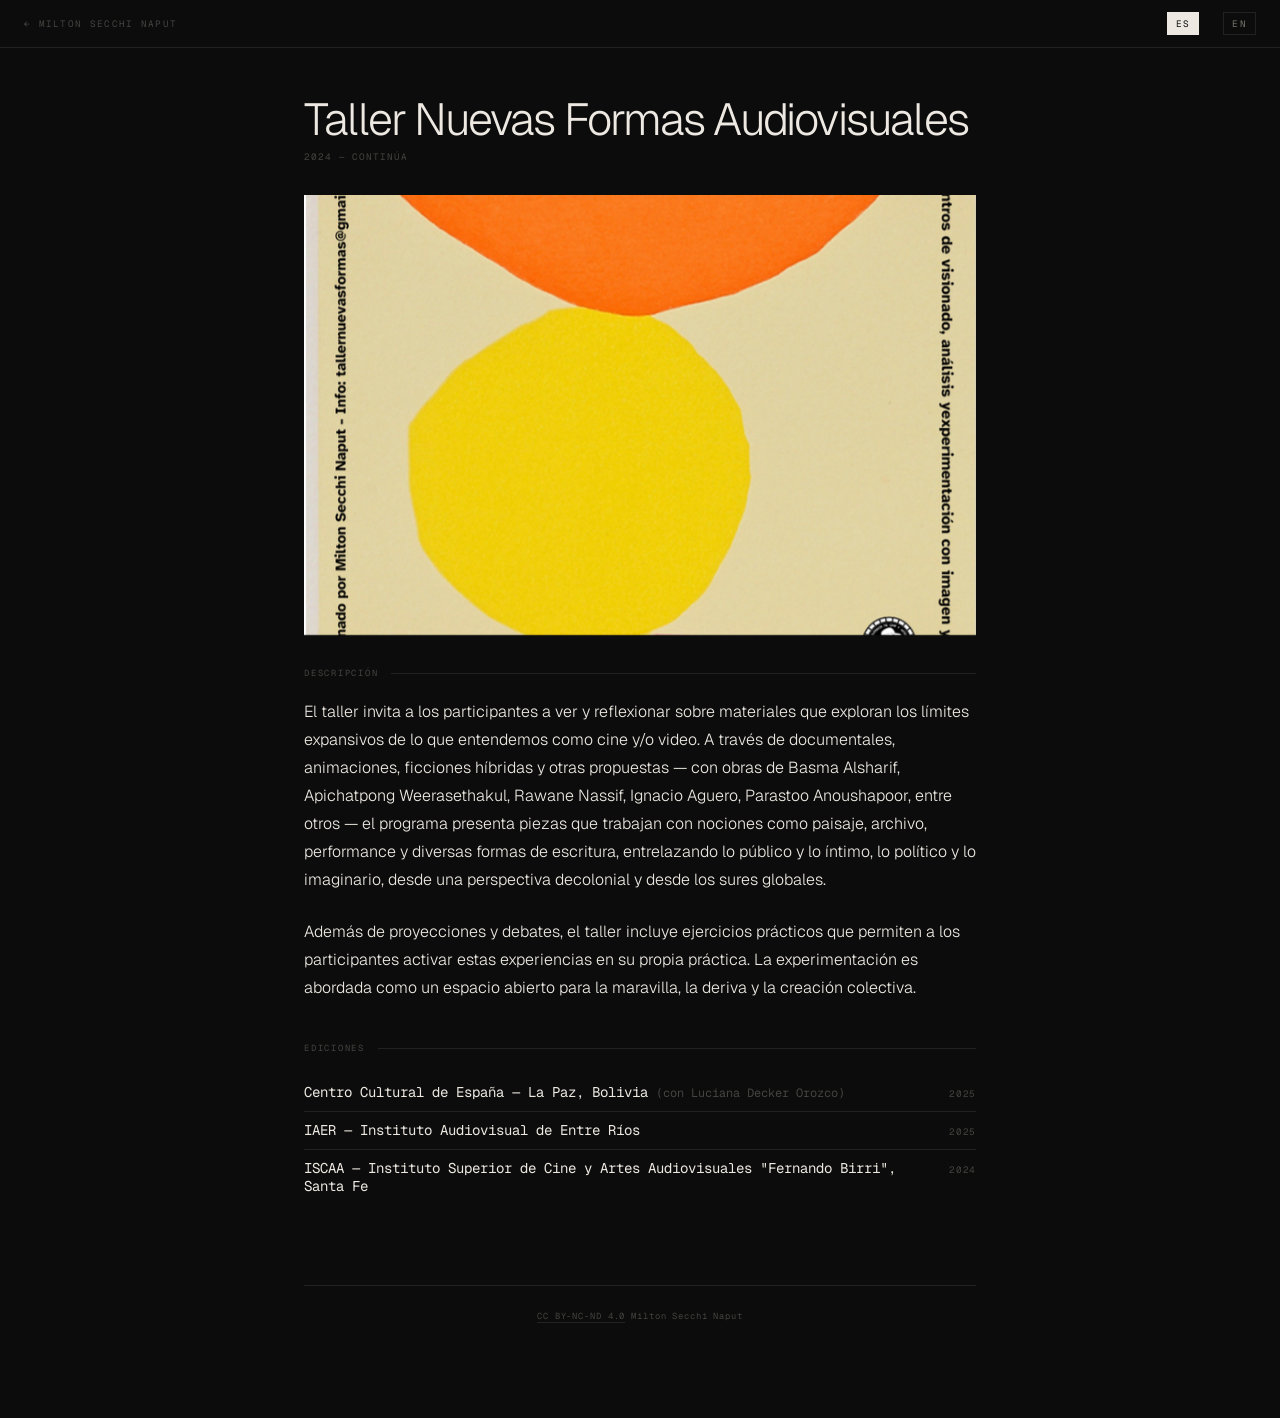
<file: nuevas-formas.html>
<!DOCTYPE html>
<html lang="es">
<head>
  <meta charset="UTF-8" />
  <meta name="viewport" content="width=device-width, initial-scale=1.0"/>
  <title>Taller Nuevas Formas Audiovisuales — Milton Secchi Naput</title>
  <style>
    @import url('https://fonts.googleapis.com/css2?family=Geist:wght@300;400&family=Geist+Mono:wght@300;400&display=swap');

    :root {
      --bg: #0c0c0c; --surface: #111111; --border: #222222;
      --ink: #ede9e2; --ink-dim: #444440; --ink-mid: #777770;
      --mono: 'Geist Mono', monospace; --sans: 'Geist', sans-serif;
    }
    *, *::before, *::after { box-sizing: border-box; margin: 0; padding: 0; }
    html { font-size: 16px; scroll-behavior: smooth; }
    body { background: var(--bg); color: var(--ink); font-family: var(--mono); min-height: 100vh; }
    a { color: inherit; text-decoration: none; }

    .site-nav { position: fixed; top: 0; left: 0; right: 0; z-index: 100; background: var(--bg); border-bottom: 1px solid var(--border); height: 3rem; display: flex; align-items: center; justify-content: space-between; padding: 0 1.5rem; }
    .nav-back { font-family: var(--mono); font-size: 0.58rem; letter-spacing: 0.14em; text-transform: uppercase; color: var(--ink-dim); transition: color 0.15s; }
    .nav-back:hover { color: var(--ink); }
    .nav-right { display: flex; gap: 1.5rem; align-items: center; }
    .lang-btn { font-family: var(--mono); font-size: 0.58rem; letter-spacing: 0.14em; text-transform: uppercase; background: none; border: 1px solid var(--border); color: var(--ink-mid); padding: 0.28rem 0.5rem; cursor: pointer; transition: all 0.15s; }
    .lang-btn.active, .lang-btn:hover { background: var(--ink); color: var(--bg); border-color: var(--ink); }

    .container { max-width: 720px; margin: 0 auto; padding: 6rem 1.5rem 6rem; }

    .section-label { font-family: var(--mono); font-size: 0.55rem; letter-spacing: 0.2em; text-transform: uppercase; color: var(--ink-dim); margin-bottom: 1.2rem; display: flex; align-items: center; gap: 0.8rem; }
    .section-label::after { content: ''; flex: 1; height: 1px; background: var(--border); }

    .project-title { font-family: var(--sans); font-size: clamp(1.8rem, 4.5vw, 2.8rem); font-weight: 300; letter-spacing: -0.04em; line-height: 1.05; margin-bottom: 0.4rem; color: var(--ink); }
    .project-meta { font-family: var(--mono); font-size: 0.58rem; letter-spacing: 0.1em; text-transform: uppercase; color: var(--ink-dim); display: flex; gap: 1.5rem; flex-wrap: wrap; }

    .project-img { width: 100%; max-height: 440px; object-fit: cover; display: block; margin: 2rem 0; }

    .description { font-family: var(--sans); font-size: 1rem; font-weight: 300; line-height: 1.75; color: var(--ink); margin-bottom: 1.5rem; }

    .editions-list { list-style: none; }
    .editions-list li { padding: 0.6rem 0; font-size: 0.88rem; border-bottom: 1px solid var(--border); display: grid; grid-template-columns: 1fr auto; gap: 1rem; align-items: baseline; color: var(--ink-mid); }
    .editions-list li:last-child { border-bottom: none; }
    .edition-name { color: var(--ink); }
    .edition-year { font-family: var(--mono); font-size: 0.58rem; letter-spacing: 0.08em; color: var(--ink-dim); white-space: nowrap; }

    footer { margin-top: 5rem; padding-top: 1.5rem; border-top: 1px solid var(--border); font-family: var(--mono); font-size: 0.55rem; letter-spacing: 0.1em; color: var(--ink-dim); text-align: center; }
    footer a { border-bottom: 1px solid var(--border); transition: color 0.2s; }
    footer a:hover { color: var(--ink-mid); }

    [data-lang="en"] { display: none; }
    body.lang-en [data-lang="es"] { display: none; }
    body.lang-en [data-lang="en"] { display: block; }

    @keyframes fadeUp { from { opacity: 0; transform: translateY(8px); } to { opacity: 1; transform: translateY(0); } }
    .fade { opacity: 0; animation: fadeUp 0.5s ease forwards; }
    .fade-1 { animation-delay: 0.05s; } .fade-2 { animation-delay: 0.15s; } .fade-3 { animation-delay: 0.25s; } .fade-4 { animation-delay: 0.35s; }

    @media (max-width: 600px) { .container { padding: 5rem 1.2rem 5rem; } .site-nav { padding: 0 1.2rem; } }
  </style>
</head>
<body class="lang-es">

  <nav class="site-nav">
    <a href="index.html" class="nav-back">← Milton Secchi Naput</a>
    <div class="nav-right">
      <button class="lang-btn active" onclick="setLang('es')">ES</button>
      <button class="lang-btn" onclick="setLang('en')">EN</button>
    </div>
  </nav>

  <div class="container">

    <div class="fade fade-1" style="margin-bottom:1rem;">
      <div class="project-title" data-lang="es">Taller Nuevas Formas Audiovisuales</div>
      <div class="project-title" data-lang="en">New Audiovisual Forms Workshop</div>
      <div class="project-meta" style="margin-top:0.5rem;">
        <span data-lang="es">2024 — continúa</span>
        <span data-lang="en">2024 — ongoing</span>
      </div>
    </div>

    <img class="project-img fade fade-2" src="Taller_nuevas_formas.png" alt="Taller Nuevas Formas Audiovisuales">

    <section style="margin-bottom:2.5rem;" class="fade fade-3">
      <div class="section-label" data-lang="es">Descripción</div>
      <div class="section-label" data-lang="en">Description</div>
      <p class="description" data-lang="es">El taller invita a los participantes a ver y reflexionar sobre materiales que exploran los límites expansivos de lo que entendemos como cine y/o video. A través de documentales, animaciones, ficciones híbridas y otras propuestas — con obras de Basma Alsharif, Apichatpong Weerasethakul, Rawane Nassif, Ignacio Aguero, Parastoo Anoushapoor, entre otros — el programa presenta piezas que trabajan con nociones como paisaje, archivo, performance y diversas formas de escritura, entrelazando lo público y lo íntimo, lo político y lo imaginario, desde una perspectiva decolonial y desde los sures globales.</p>
      <p class="description" data-lang="en">The workshop invites participants to watch and reflect on materials that explore the expansive boundaries of what we understand as cinema and/or video. Through documentaries, animations, hybrid fictions, and other proposals — with works by Basma Alsharif, Apichatpong Weerasethakul, Rawane Nassif, Ignacio Aguero, Parastoo Anoushapoor, among others — the program presents pieces that engage with notions such as landscape, archive, performance and diverse forms of writing, intertwining the public and the intimate, the political and the imaginary, from a decolonial perspective and from the standpoint of the global Souths.</p>
      <p class="description" data-lang="es">Además de proyecciones y debates, el taller incluye ejercicios prácticos que permiten a los participantes activar estas experiencias en su propia práctica. La experimentación es abordada como un espacio abierto para la maravilla, la deriva y la creación colectiva.</p>
      <p class="description" data-lang="en">In addition to screenings and discussions, the workshop includes practical exercises that allow participants to activate these experiences in their own practice. Experimentation is approached as an open space for wonder, drift, and collective creation.</p>
    </section>

    <section class="fade fade-4">
      <div class="section-label" data-lang="es">Ediciones</div>
      <div class="section-label" data-lang="en">Editions</div>
      <ul class="editions-list">
        <li>
          <span class="edition-name">
            <span data-lang="es">Centro Cultural de España — La Paz, Bolivia <em style="color:var(--ink-dim);font-style:normal;font-size:0.85em;">(con Luciana Decker Orozco)</em></span>
            <span data-lang="en">Centro Cultural de España — La Paz, Bolivia <em style="color:var(--ink-dim);font-style:normal;font-size:0.85em;">(with Luciana Decker Orozco)</em></span>
          </span>
          <span class="edition-year">2025</span>
        </li>
        <li>
          <span class="edition-name">IAER — Instituto Audiovisual de Entre Ríos</span>
          <span class="edition-year">2025</span>
        </li>
        <li>
          <span class="edition-name">
            <span data-lang="es">ISCAA — Instituto Superior de Cine y Artes Audiovisuales "Fernando Birri", Santa Fe</span>
            <span data-lang="en">ISCAA — Higher Institute of Film and Audiovisual Arts "Fernando Birri", Santa Fe</span>
          </span>
          <span class="edition-year">2024</span>
        </li>
      </ul>
    </section>

    <footer><a href="https://creativecommons.org/licenses/by-nc-nd/4.0/" target="_blank" rel="noopener">CC BY-NC-ND 4.0</a> Milton Secchi Naput</footer>
  </div>

  <script>
    function setLang(lang) {
      document.body.className = 'lang-' + lang;
      document.querySelectorAll('.lang-btn').forEach(btn => btn.classList.toggle('active', btn.textContent.toLowerCase() === lang));
    }
  </script>
</body>
</html>
</file>
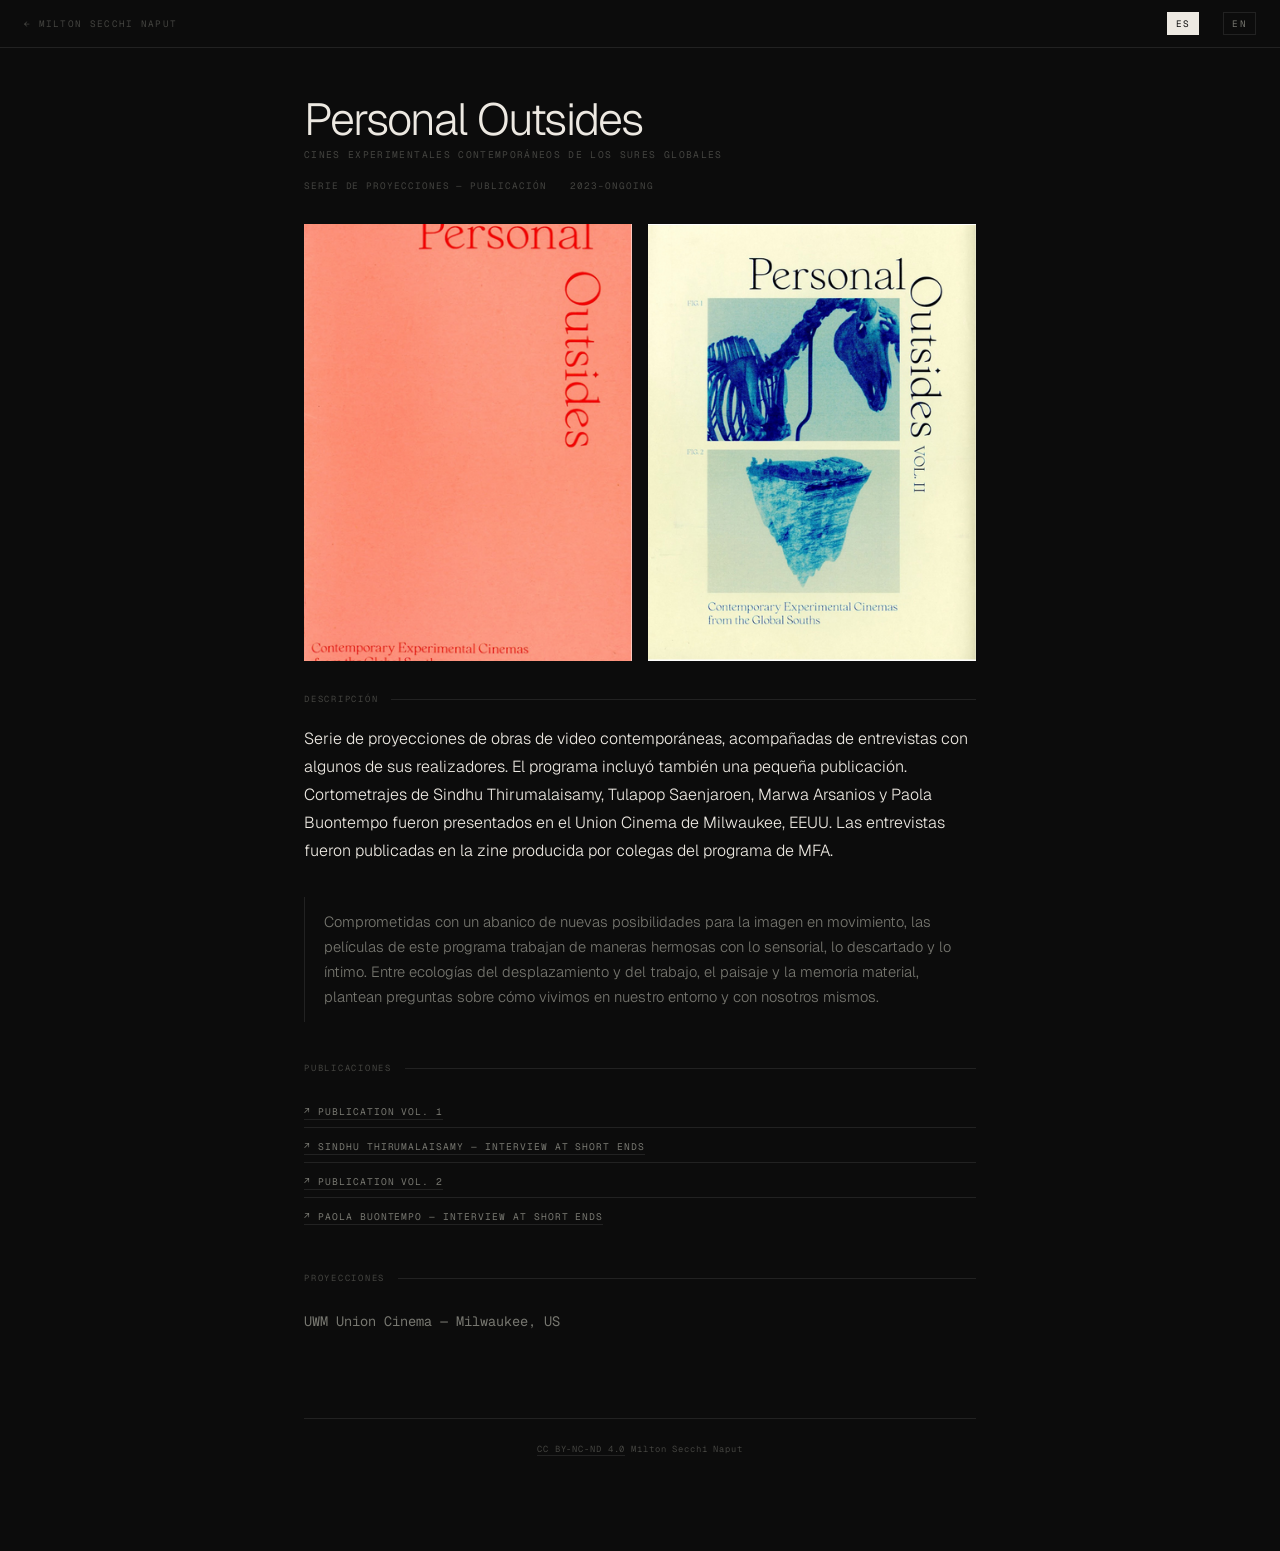
<file: personal-outsides.html>
<!DOCTYPE html>
<html lang="es">
<head>
  <meta charset="UTF-8" />
  <meta name="viewport" content="width=device-width, initial-scale=1.0"/>
  <title>Personal Outsides — Milton Secchi Naput</title>
  <style>
    @import url('https://fonts.googleapis.com/css2?family=Geist:wght@300;400&family=Geist+Mono:wght@300;400&display=swap');

    :root {
      --bg: #0c0c0c; --surface: #111111; --border: #222222;
      --ink: #ede9e2; --ink-dim: #444440; --ink-mid: #777770;
      --mono: 'Geist Mono', monospace; --sans: 'Geist', sans-serif;
    }
    *, *::before, *::after { box-sizing: border-box; margin: 0; padding: 0; }
    html { font-size: 16px; scroll-behavior: smooth; }
    body { background: var(--bg); color: var(--ink); font-family: var(--mono); min-height: 100vh; }
    a { color: inherit; text-decoration: none; }

    .site-nav { position: fixed; top: 0; left: 0; right: 0; z-index: 100; background: var(--bg); border-bottom: 1px solid var(--border); height: 3rem; display: flex; align-items: center; justify-content: space-between; padding: 0 1.5rem; }
    .nav-back { font-family: var(--mono); font-size: 0.58rem; letter-spacing: 0.14em; text-transform: uppercase; color: var(--ink-dim); transition: color 0.15s; }
    .nav-back:hover { color: var(--ink); }
    .nav-right { display: flex; gap: 1.5rem; align-items: center; }
    .lang-btn { font-family: var(--mono); font-size: 0.58rem; letter-spacing: 0.14em; text-transform: uppercase; background: none; border: 1px solid var(--border); color: var(--ink-mid); padding: 0.28rem 0.5rem; cursor: pointer; transition: all 0.15s; }
    .lang-btn.active, .lang-btn:hover { background: var(--ink); color: var(--bg); border-color: var(--ink); }

    .container { max-width: 720px; margin: 0 auto; padding: 6rem 1.5rem 6rem; }

    .section-label { font-family: var(--mono); font-size: 0.55rem; letter-spacing: 0.2em; text-transform: uppercase; color: var(--ink-dim); margin-bottom: 1.2rem; display: flex; align-items: center; gap: 0.8rem; }
    .section-label::after { content: ''; flex: 1; height: 1px; background: var(--border); }

    .project-title { font-family: var(--sans); font-size: clamp(1.8rem, 4.5vw, 2.8rem); font-weight: 300; letter-spacing: -0.04em; line-height: 1.05; margin-bottom: 0.3rem; color: var(--ink); }
    .project-subtitle { font-family: var(--mono); font-size: 0.6rem; letter-spacing: 0.14em; text-transform: uppercase; color: var(--ink-dim); margin-bottom: 1.2rem; }
    .project-meta { font-family: var(--mono); font-size: 0.58rem; letter-spacing: 0.1em; text-transform: uppercase; color: var(--ink-dim); display: flex; gap: 1.5rem; flex-wrap: wrap; }

    .img-grid { display: grid; grid-template-columns: 1fr 1fr; gap: 1rem; margin: 2rem 0; }
    .img-grid img { width: 100%; aspect-ratio: 3/4; object-fit: cover; display: block; }

    .description { font-family: var(--sans); font-size: 1rem; font-weight: 300; line-height: 1.75; color: var(--ink); margin-bottom: 1.5rem; }

    .pull-quote { border-left: 1px solid var(--border); padding: 0.8rem 1.2rem; margin: 2rem 0; font-family: var(--sans); font-size: 0.92rem; font-weight: 300; line-height: 1.7; color: var(--ink-mid); }

    .pdf-list { list-style: none; }
    .pdf-list li { padding: 0.5rem 0; border-bottom: 1px solid var(--border); font-size: 0.85rem; }
    .pdf-list li:last-child { border-bottom: none; }
    .pdf-list a { font-family: var(--mono); font-size: 0.6rem; letter-spacing: 0.1em; text-transform: uppercase; color: var(--ink-mid); border-bottom: 1px solid var(--border); padding-bottom: 1px; transition: color 0.15s, border-color 0.15s; }
    .pdf-list a:hover { color: var(--ink); border-color: var(--ink-mid); }

    .screenings-list { list-style: none; }
    .screenings-list li { padding: 0.5rem 0; font-size: 0.85rem; border-bottom: 1px solid var(--border); color: var(--ink-mid); }
    .screenings-list li:last-child { border-bottom: none; }

    footer { margin-top: 5rem; padding-top: 1.5rem; border-top: 1px solid var(--border); font-family: var(--mono); font-size: 0.55rem; letter-spacing: 0.1em; color: var(--ink-dim); text-align: center; }
    footer a { border-bottom: 1px solid var(--border); transition: color 0.2s; }
    footer a:hover { color: var(--ink-mid); }

    [data-lang="en"] { display: none; }
    body.lang-en [data-lang="es"] { display: none; }
    body.lang-en [data-lang="en"] { display: block; }

    @keyframes fadeUp { from { opacity: 0; transform: translateY(8px); } to { opacity: 1; transform: translateY(0); } }
    .fade { opacity: 0; animation: fadeUp 0.5s ease forwards; }
    .fade-1 { animation-delay: 0.05s; } .fade-2 { animation-delay: 0.15s; } .fade-3 { animation-delay: 0.25s; } .fade-4 { animation-delay: 0.35s; } .fade-5 { animation-delay: 0.45s; }

    @media (max-width: 600px) { .container { padding: 5rem 1.2rem 5rem; } .site-nav { padding: 0 1.2rem; } .img-grid { grid-template-columns: 1fr; } }
  </style>
</head>
<body class="lang-es">

  <nav class="site-nav">
    <a href="index.html" class="nav-back">← Milton Secchi Naput</a>
    <div class="nav-right">
      <button class="lang-btn active" onclick="setLang('es')">ES</button>
      <button class="lang-btn" onclick="setLang('en')">EN</button>
    </div>
  </nav>

  <div class="container">

    <div class="fade fade-1" style="margin-bottom:1.5rem;">
      <div class="project-title">Personal Outsides</div>
      <div class="project-subtitle" data-lang="es">Cines Experimentales Contemporáneos de los Sures Globales</div>
      <div class="project-subtitle" data-lang="en">Contemporary Experimental Cinemas from the Global Souths</div>
      <div class="project-meta">
        <span data-lang="es">Serie de proyecciones — publicación</span>
        <span data-lang="en">Screening series — publication</span>
        <span>2023–ongoing</span>
      </div>
    </div>

    <div class="img-grid fade fade-2">
      <img src="Personal_outsides_1.png" alt="Personal Outsides Vol. I">
      <img src="Personal_outsides_2.png" alt="Personal Outsides Vol. II">
    </div>

    <section style="margin-bottom:2.5rem;" class="fade fade-3">
      <div class="section-label" data-lang="es">Descripción</div>
      <div class="section-label" data-lang="en">Description</div>
      <p class="description" data-lang="es">Serie de proyecciones de obras de video contemporáneas, acompañadas de entrevistas con algunos de sus realizadores. El programa incluyó también una pequeña publicación. Cortometrajes de Sindhu Thirumalaisamy, Tulapop Saenjaroen, Marwa Arsanios y Paola Buontempo fueron presentados en el Union Cinema de Milwaukee, EEUU. Las entrevistas fueron publicadas en la zine producida por colegas del programa de MFA.</p>
      <p class="description" data-lang="en">Screening series of contemporary video works, accompanied by interviews with some of their makers. The program also included a small publication. Short films by Sindhu Thirumalaisamy, Tulapop Saenjaroen, Marwa Arsanios and Paola Buontempo were presented at the Union Cinema in Milwaukee, US. The interviews were published in the zine produced by colleagues from the MFA program.</p>
      <div class="pull-quote" data-lang="es">Comprometidas con un abanico de nuevas posibilidades para la imagen en movimiento, las películas de este programa trabajan de maneras hermosas con lo sensorial, lo descartado y lo íntimo. Entre ecologías del desplazamiento y del trabajo, el paisaje y la memoria material, plantean preguntas sobre cómo vivimos en nuestro entorno y con nosotros mismos.</div>
      <div class="pull-quote" data-lang="en">Engaging with an array of new possibilities for the moving image, the films in this program work in beautiful ways with the sensorial, the discarded, and the intimate. Between displacement and labor ecologies, landscape and material memory, they pose questions about how we live within our surroundings and with ourselves.</div>
    </section>

    <section style="margin-bottom:2.5rem;" class="fade fade-4">
      <div class="section-label" data-lang="es">Publicaciones</div>
      <div class="section-label" data-lang="en">Publications</div>
      <ul class="pdf-list">
        <li><a href="https://drive.google.com/file/d/1ioyQj8oGL8iz6fHGlSpUjFVu5VVWKCqS/view?usp=drive_link" target="_blank" rel="noopener">↗ Publication Vol. 1</a></li>
        <li><a href="https://drive.google.com/file/d/18CyGaS_acFZSfYoeCz1nMunvDui9ESGC/view?usp=sharing" target="_blank" rel="noopener">↗ Sindhu Thirumalaisamy — Interview at Short Ends</a></li>
        <li><a href="https://drive.google.com/file/d/1eA7rKiMcvbXwC4VmK9Y1xN-0hoSpUhIj/view?usp=sharing" target="_blank" rel="noopener">↗ Publication Vol. 2</a></li>
        <li><a href="https://drive.google.com/file/d/16eIo_oHImlryg2N_9sS1PVn_HXISCd1h/view?usp=sharing" target="_blank" rel="noopener">↗ Paola Buontempo — Interview at Short Ends</a></li>
      </ul>
    </section>

    <section class="fade fade-5">
      <div class="section-label" data-lang="es">Proyecciones</div>
      <div class="section-label" data-lang="en">Screenings</div>
      <ul class="screenings-list">
        <li>UWM Union Cinema — Milwaukee, US</li>
      </ul>
    </section>

    <footer><a href="https://creativecommons.org/licenses/by-nc-nd/4.0/" target="_blank" rel="noopener">CC BY-NC-ND 4.0</a> Milton Secchi Naput</footer>
  </div>

  <script>
    function setLang(lang) {
      document.body.className = 'lang-' + lang;
      document.querySelectorAll('.lang-btn').forEach(btn => btn.classList.toggle('active', btn.textContent.toLowerCase() === lang));
    }
  </script>
</body>
</html>
</file>
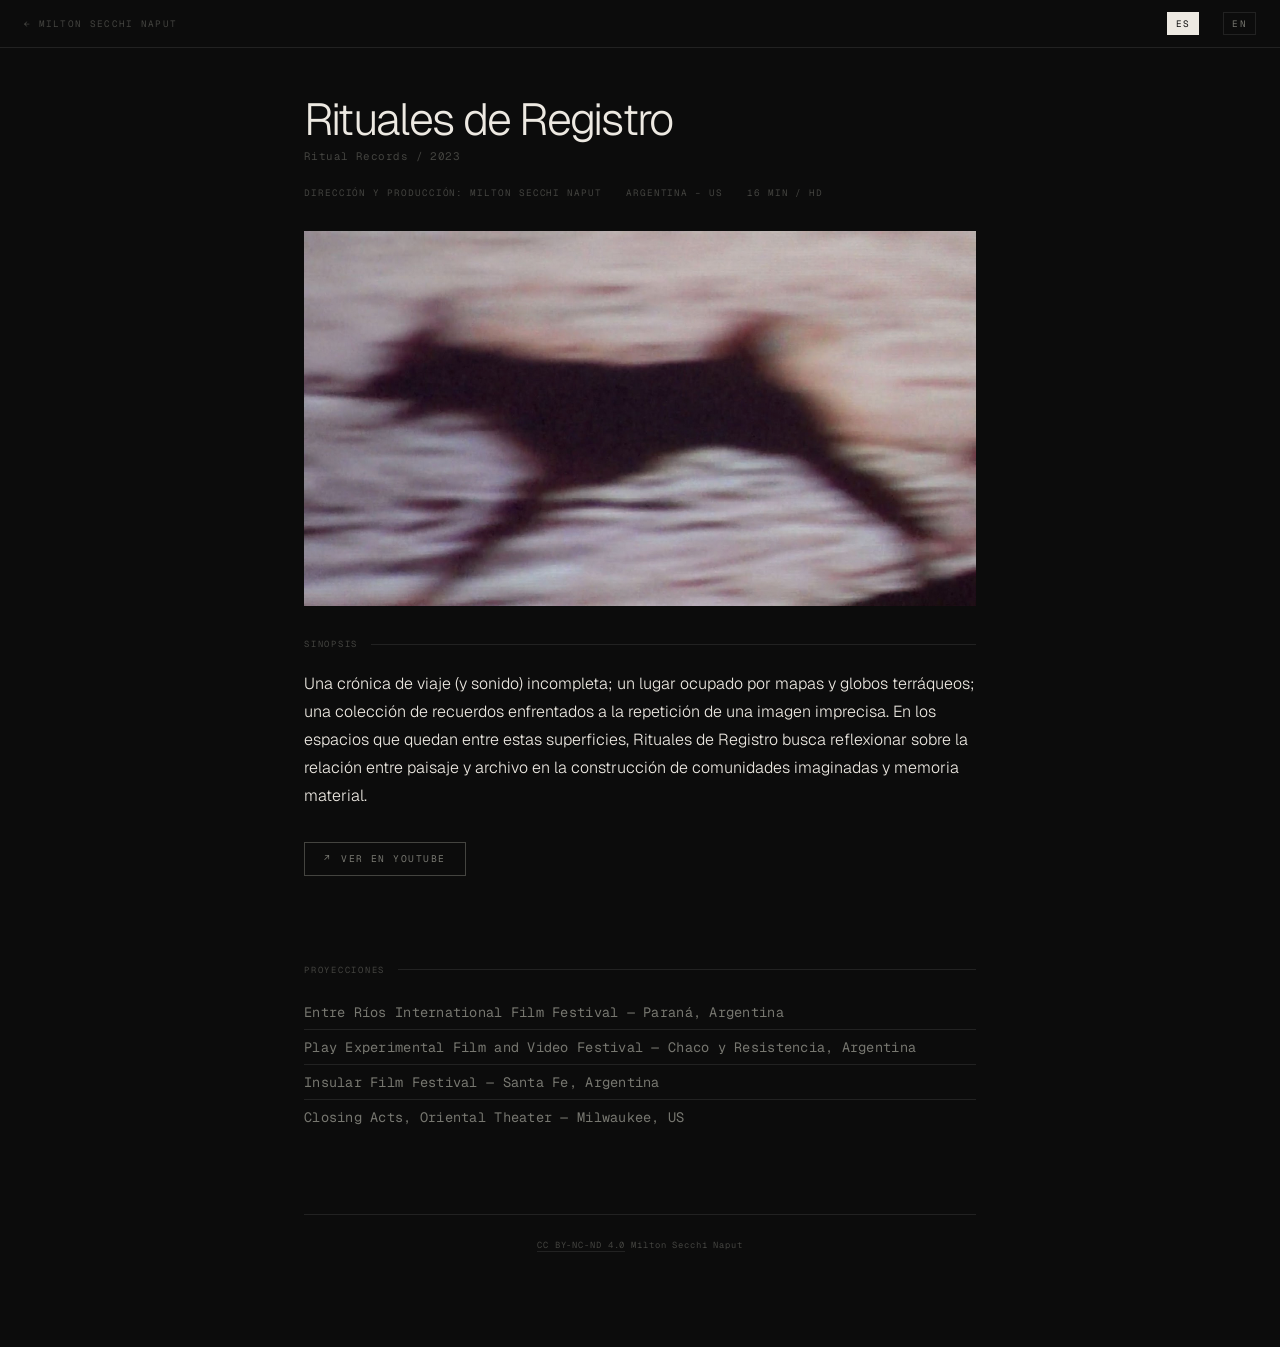
<file: ritual-records.html>
<!DOCTYPE html>
<html lang="es">
<head>
  <meta charset="UTF-8" />
  <meta name="viewport" content="width=device-width, initial-scale=1.0"/>
  <title>Rituales de Registro — Milton Secchi Naput</title>
  <style>
    @import url('https://fonts.googleapis.com/css2?family=Geist:wght@300;400&family=Geist+Mono:wght@300;400&display=swap');

    :root {
      --bg: #0c0c0c;
      --surface: #111111;
      --border: #222222;
      --ink: #ede9e2;
      --ink-dim: #444440;
      --ink-mid: #777770;
      --mono: 'Geist Mono', monospace;
      --sans: 'Geist', sans-serif;
    }

    *, *::before, *::after { box-sizing: border-box; margin: 0; padding: 0; }
    html { font-size: 16px; scroll-behavior: smooth; }

    body {
      background: var(--bg);
      color: var(--ink);
      font-family: var(--mono);
      min-height: 100vh;
    }

    a { color: inherit; text-decoration: none; }

    /* NAV */
    .site-nav {
      position: fixed;
      top: 0; left: 0; right: 0;
      z-index: 100;
      background: var(--bg);
      border-bottom: 1px solid var(--border);
      height: 3rem;
      display: flex;
      align-items: center;
      justify-content: space-between;
      padding: 0 1.5rem;
    }
    .nav-back {
      font-family: var(--mono);
      font-size: 0.58rem;
      letter-spacing: 0.14em;
      text-transform: uppercase;
      color: var(--ink-dim);
      transition: color 0.15s;
    }
    .nav-back:hover { color: var(--ink); }
    .nav-right { display: flex; gap: 1.5rem; align-items: center; }
    .lang-btn {
      font-family: var(--mono);
      font-size: 0.58rem;
      letter-spacing: 0.14em;
      text-transform: uppercase;
      background: none;
      border: 1px solid var(--border);
      color: var(--ink-mid);
      padding: 0.28rem 0.5rem;
      cursor: pointer;
      transition: all 0.15s;
    }
    .lang-btn.active, .lang-btn:hover { background: var(--ink); color: var(--bg); border-color: var(--ink); }

    /* LAYOUT */
    .container {
      max-width: 720px;
      margin: 0 auto;
      padding: 6rem 1.5rem 6rem;
    }

    /* SECTION LABEL */
    .section-label {
      font-family: var(--mono);
      font-size: 0.55rem;
      letter-spacing: 0.2em;
      text-transform: uppercase;
      color: var(--ink-dim);
      margin-bottom: 1.2rem;
      display: flex;
      align-items: center;
      gap: 0.8rem;
    }
    .section-label::after { content: ''; flex: 1; height: 1px; background: var(--border); }

    /* PROJECT HEADER */
    .project-title {
      font-family: var(--sans);
      font-size: clamp(1.8rem, 4.5vw, 2.8rem);
      font-weight: 300;
      letter-spacing: -0.04em;
      line-height: 1.05;
      margin-bottom: 0.4rem;
      color: var(--ink);
    }
    .project-title-alt {
      font-family: var(--mono);
      font-size: 0.68rem;
      color: var(--ink-dim);
      margin-bottom: 1.5rem;
      letter-spacing: 0.04em;
    }
    .project-meta {
      font-family: var(--mono);
      font-size: 0.58rem;
      letter-spacing: 0.1em;
      text-transform: uppercase;
      color: var(--ink-dim);
      display: flex;
      gap: 1.5rem;
      flex-wrap: wrap;
    }

    /* IMAGE */
    .project-img {
      width: 100%;
      max-height: 480px;
      object-fit: cover;
      display: block;
      margin: 2rem 0;
    }

    /* TEXT */
    .synopsis {
      font-family: var(--sans);
      font-size: 1rem;
      font-weight: 300;
      line-height: 1.75;
      color: var(--ink);
      margin-bottom: 2rem;
    }

    /* WATCH BUTTON */
    .watch-btn {
      display: inline-flex;
      align-items: center;
      gap: 0.6rem;
      font-family: var(--mono);
      font-size: 0.6rem;
      letter-spacing: 0.15em;
      text-transform: uppercase;
      border: 1px solid var(--ink-dim);
      color: var(--ink-mid);
      padding: 0.6rem 1.2rem;
      transition: all 0.2s;
      margin-bottom: 3rem;
    }
    .watch-btn:hover { border-color: var(--ink); color: var(--ink); background: var(--surface); }

    /* SCREENINGS LIST */
    .screenings-list { list-style: none; }
    .screenings-list li {
      padding: 0.5rem 0;
      font-size: 0.85rem;
      border-bottom: 1px solid var(--border);
      color: var(--ink-mid);
      letter-spacing: 0.02em;
    }
    .screenings-list li:last-child { border-bottom: none; }

    /* FOOTER */
    footer {
      margin-top: 5rem;
      padding-top: 1.5rem;
      border-top: 1px solid var(--border);
      font-family: var(--mono);
      font-size: 0.55rem;
      letter-spacing: 0.1em;
      color: var(--ink-dim);
      text-align: center;
    }
    footer a { border-bottom: 1px solid var(--border); transition: color 0.2s; }
    footer a:hover { color: var(--ink-mid); }

    /* LANG */
    [data-lang="en"] { display: none; }
    body.lang-en [data-lang="es"] { display: none; }
    body.lang-en [data-lang="en"] { display: block; }

    /* FADE IN */
    @keyframes fadeUp {
      from { opacity: 0; transform: translateY(8px); }
      to   { opacity: 1; transform: translateY(0); }
    }
    .fade { opacity: 0; animation: fadeUp 0.5s ease forwards; }
    .fade-1 { animation-delay: 0.05s; }
    .fade-2 { animation-delay: 0.15s; }
    .fade-3 { animation-delay: 0.25s; }
    .fade-4 { animation-delay: 0.35s; }

    @media (max-width: 600px) {
      .container { padding: 5rem 1.2rem 5rem; }
      .site-nav { padding: 0 1.2rem; }
    }
  </style>
</head>
<body class="lang-es">

  <nav class="site-nav">
    <a href="index.html" class="nav-back">← Milton Secchi Naput</a>
    <div class="nav-right">
      <button class="lang-btn active" onclick="setLang('es')">ES</button>
      <button class="lang-btn" onclick="setLang('en')">EN</button>
    </div>
  </nav>

  <div class="container">

    <div class="fade fade-1" style="margin-bottom:1rem;">
      <div class="project-title" data-lang="es">Rituales de Registro</div>
      <div class="project-title" data-lang="en">Ritual Records</div>
      <div class="project-title-alt" data-lang="es">Ritual Records / 2023</div>
      <div class="project-title-alt" data-lang="en">Rituales de Registro / 2023</div>
      <div class="project-meta">
        <span data-lang="es">Dirección y producción: Milton Secchi Naput</span>
        <span data-lang="en">Directed and produced by Milton Secchi Naput</span>
        <span>Argentina – US</span>
        <span>16 min / HD</span>
      </div>
    </div>

    <img class="project-img fade fade-2" src="Rituales_de_registro.png" alt="Rituales de Registro — still">

    <section style="margin-bottom:2.5rem;" class="fade fade-3">
      <div class="section-label" data-lang="es">Sinopsis</div>
      <div class="section-label" data-lang="en">Synopsis</div>
      <p class="synopsis" data-lang="es">Una crónica de viaje (y sonido) incompleta; un lugar ocupado por mapas y globos terráqueos; una colección de recuerdos enfrentados a la repetición de una imagen imprecisa. En los espacios que quedan entre estas superficies, Rituales de Registro busca reflexionar sobre la relación entre paisaje y archivo en la construcción de comunidades imaginadas y memoria material.</p>
      <p class="synopsis" data-lang="en">An incomplete travel (and sound) chronicle; a place occupied by maps and globes; a collection of memories facing the repetition of an imprecise image. In the spaces that remain between these surfaces, Ritual Records aims to reflect on the relationship between landscape and archive in the construction of imagined communities and material memory.</p>
      <a class="watch-btn" href="https://youtu.be/TQK2jM2ijko" target="_blank" rel="noopener">↗ <span data-lang="es">Ver en YouTube</span><span data-lang="en">Watch on YouTube</span></a>
    </section>

    <section class="fade fade-4">
      <div class="section-label" data-lang="es">Proyecciones</div>
      <div class="section-label" data-lang="en">Screenings</div>
      <ul class="screenings-list">
        <li>Entre Ríos International Film Festival — Paraná, Argentina</li>
        <li>Play Experimental Film and Video Festival — Chaco y Resistencia, Argentina</li>
        <li>Insular Film Festival — Santa Fe, Argentina</li>
        <li>Closing Acts, Oriental Theater — Milwaukee, US</li>
      </ul>
    </section>

    <footer><a href="https://creativecommons.org/licenses/by-nc-nd/4.0/" target="_blank" rel="noopener">CC BY-NC-ND 4.0</a> Milton Secchi Naput</footer>
  </div>

  <script>
    function setLang(lang) {
      document.body.className = 'lang-' + lang;
      document.querySelectorAll('.lang-btn').forEach(btn => btn.classList.toggle('active', btn.textContent.toLowerCase() === lang));
    }
  </script>
</body>
</html>
</file>
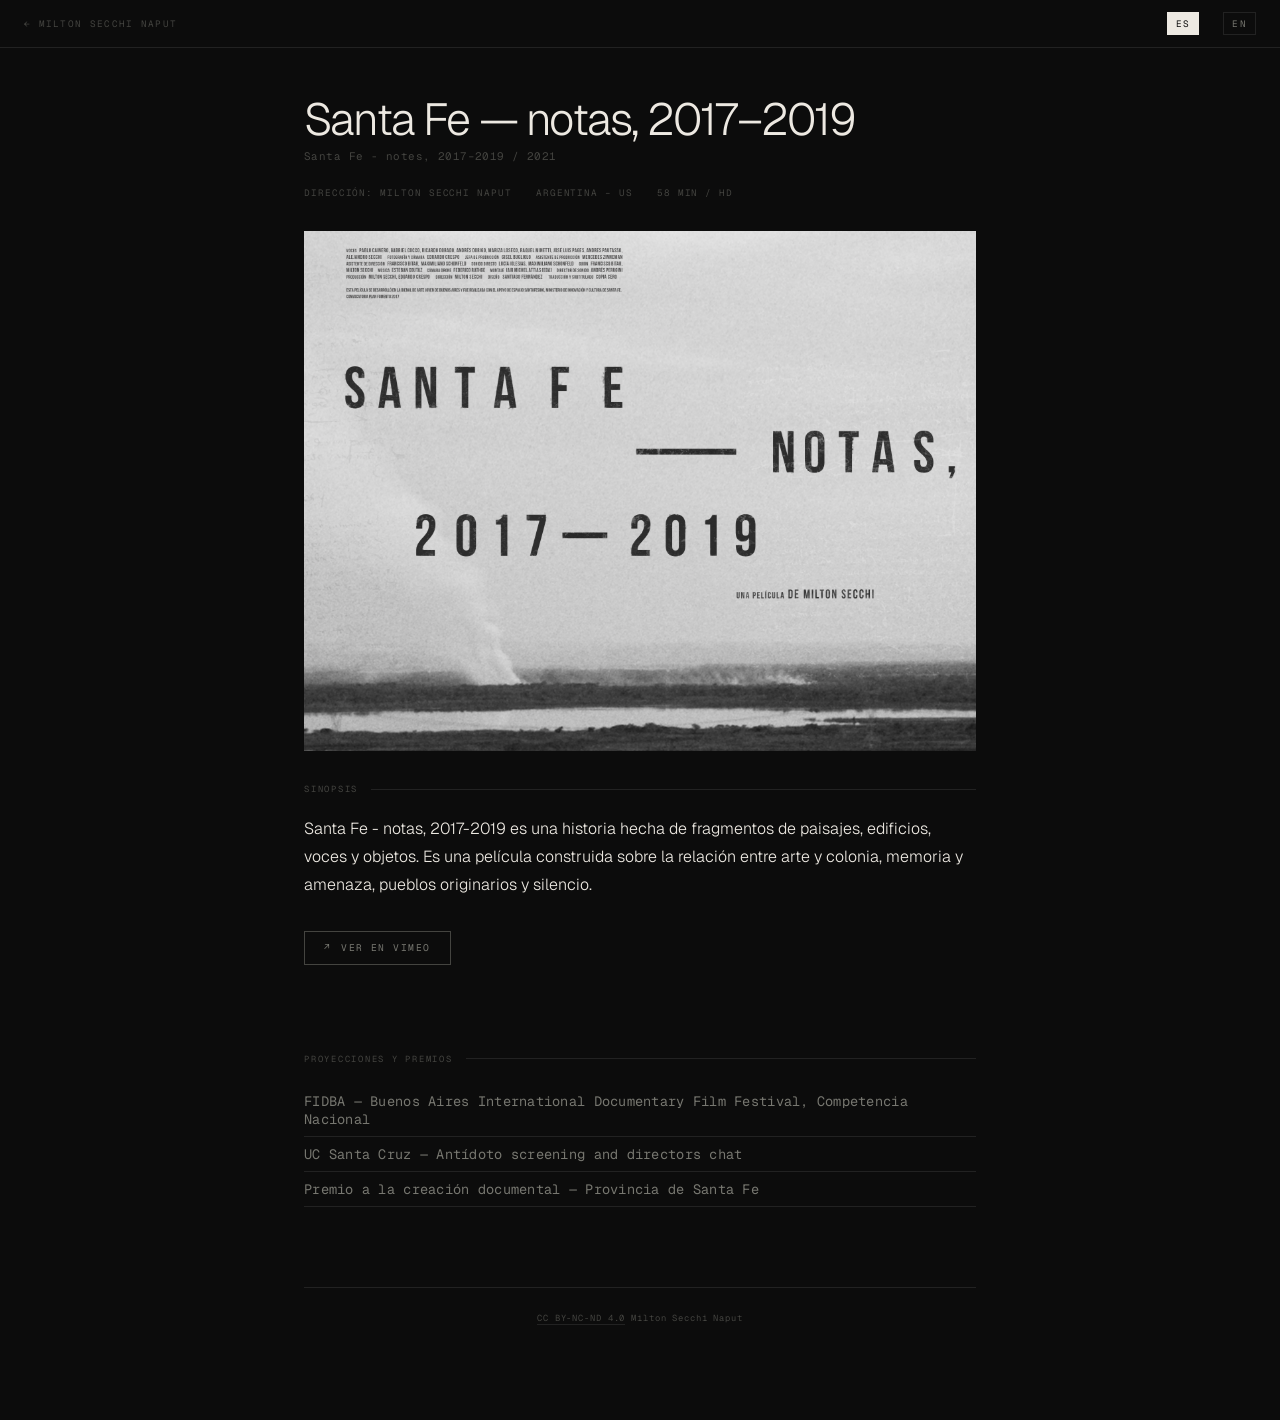
<file: santa-fe-notas.html>
<!DOCTYPE html>
<html lang="es">
<head>
  <meta charset="UTF-8" />
  <meta name="viewport" content="width=device-width, initial-scale=1.0"/>
  <title>Santa Fe - notas, 2017–2019 — Milton Secchi Naput</title>
  <style>
    @import url('https://fonts.googleapis.com/css2?family=Geist:wght@300;400&family=Geist+Mono:wght@300;400&display=swap');

    :root {
      --bg: #0c0c0c; --surface: #111111; --border: #222222;
      --ink: #ede9e2; --ink-dim: #444440; --ink-mid: #777770;
      --mono: 'Geist Mono', monospace; --sans: 'Geist', sans-serif;
    }
    *, *::before, *::after { box-sizing: border-box; margin: 0; padding: 0; }
    html { font-size: 16px; scroll-behavior: smooth; }
    body { background: var(--bg); color: var(--ink); font-family: var(--mono); min-height: 100vh; }
    a { color: inherit; text-decoration: none; }

    .site-nav { position: fixed; top: 0; left: 0; right: 0; z-index: 100; background: var(--bg); border-bottom: 1px solid var(--border); height: 3rem; display: flex; align-items: center; justify-content: space-between; padding: 0 1.5rem; }
    .nav-back { font-family: var(--mono); font-size: 0.58rem; letter-spacing: 0.14em; text-transform: uppercase; color: var(--ink-dim); transition: color 0.15s; }
    .nav-back:hover { color: var(--ink); }
    .nav-right { display: flex; gap: 1.5rem; align-items: center; }
    .lang-btn { font-family: var(--mono); font-size: 0.58rem; letter-spacing: 0.14em; text-transform: uppercase; background: none; border: 1px solid var(--border); color: var(--ink-mid); padding: 0.28rem 0.5rem; cursor: pointer; transition: all 0.15s; }
    .lang-btn.active, .lang-btn:hover { background: var(--ink); color: var(--bg); border-color: var(--ink); }

    .container { max-width: 720px; margin: 0 auto; padding: 6rem 1.5rem 6rem; }

    .section-label { font-family: var(--mono); font-size: 0.55rem; letter-spacing: 0.2em; text-transform: uppercase; color: var(--ink-dim); margin-bottom: 1.2rem; display: flex; align-items: center; gap: 0.8rem; }
    .section-label::after { content: ''; flex: 1; height: 1px; background: var(--border); }

    .project-title { font-family: var(--sans); font-size: clamp(1.8rem, 4.5vw, 2.8rem); font-weight: 300; letter-spacing: -0.04em; line-height: 1.05; margin-bottom: 0.4rem; color: var(--ink); }
    .project-title-alt { font-family: var(--mono); font-size: 0.68rem; color: var(--ink-dim); margin-bottom: 1.5rem; letter-spacing: 0.04em; }
    .project-meta { font-family: var(--mono); font-size: 0.58rem; letter-spacing: 0.1em; text-transform: uppercase; color: var(--ink-dim); display: flex; gap: 1.5rem; flex-wrap: wrap; }

    .project-img { width: 100%; max-height: 520px; object-fit: cover; object-position: center top; display: block; margin: 2rem 0; }

    .synopsis { font-family: var(--sans); font-size: 1rem; font-weight: 300; line-height: 1.75; color: var(--ink); margin-bottom: 2rem; }

    .watch-btn { display: inline-flex; align-items: center; gap: 0.6rem; font-family: var(--mono); font-size: 0.6rem; letter-spacing: 0.15em; text-transform: uppercase; border: 1px solid var(--ink-dim); color: var(--ink-mid); padding: 0.6rem 1.2rem; transition: all 0.2s; margin-bottom: 3rem; }
    .watch-btn:hover { border-color: var(--ink); color: var(--ink); background: var(--surface); }

    .screenings-list { list-style: none; }
    .screenings-list li { padding: 0.5rem 0; font-size: 0.85rem; border-bottom: 1px solid var(--border); color: var(--ink-mid); letter-spacing: 0.02em; }
    .screenings-list li:last-child { border-bottom: none; }

    footer { margin-top: 5rem; padding-top: 1.5rem; border-top: 1px solid var(--border); font-family: var(--mono); font-size: 0.55rem; letter-spacing: 0.1em; color: var(--ink-dim); text-align: center; }
    footer a { border-bottom: 1px solid var(--border); transition: color 0.2s; }
    footer a:hover { color: var(--ink-mid); }

    [data-lang="en"] { display: none; }
    body.lang-en [data-lang="es"] { display: none; }
    body.lang-en [data-lang="en"] { display: block; }

    @keyframes fadeUp { from { opacity: 0; transform: translateY(8px); } to { opacity: 1; transform: translateY(0); } }
    .fade { opacity: 0; animation: fadeUp 0.5s ease forwards; }
    .fade-1 { animation-delay: 0.05s; } .fade-2 { animation-delay: 0.15s; } .fade-3 { animation-delay: 0.25s; } .fade-4 { animation-delay: 0.35s; }

    @media (max-width: 600px) { .container { padding: 5rem 1.2rem 5rem; } .site-nav { padding: 0 1.2rem; } }
  </style>
</head>
<body class="lang-es">

  <nav class="site-nav">
    <a href="index.html" class="nav-back">← Milton Secchi Naput</a>
    <div class="nav-right">
      <button class="lang-btn active" onclick="setLang('es')">ES</button>
      <button class="lang-btn" onclick="setLang('en')">EN</button>
    </div>
  </nav>

  <div class="container">

    <div class="fade fade-1" style="margin-bottom:1rem;">
      <div class="project-title">Santa Fe — notas, 2017–2019</div>
      <div class="project-title-alt" data-lang="es">Santa Fe - notes, 2017–2019 / 2021</div>
      <div class="project-title-alt" data-lang="en">Santa Fe - notas, 2017–2019 / 2021</div>
      <div class="project-meta">
        <span data-lang="es">Dirección: Milton Secchi Naput</span>
        <span data-lang="en">Directed by Milton Secchi Naput</span>
        <span>Argentina – US</span>
        <span>58 min / HD</span>
      </div>
    </div>

    <img class="project-img fade fade-2" src="Afiche_Santa_Fe_notas.jpg" alt="Santa Fe - notas, 2017-2019 — afiche">

    <section style="margin-bottom:2.5rem;" class="fade fade-3">
      <div class="section-label" data-lang="es">Sinopsis</div>
      <div class="section-label" data-lang="en">Synopsis</div>
      <p class="synopsis" data-lang="es">Santa Fe - notas, 2017-2019 es una historia hecha de fragmentos de paisajes, edificios, voces y objetos. Es una película construida sobre la relación entre arte y colonia, memoria y amenaza, pueblos originarios y silencio.</p>
      <p class="synopsis" data-lang="en">Santa Fe - notes, 2017-2019 is a story made of fragments of landscapes, buildings, voices and objects. It is a film built on the relationship between art and colony, memory and threat, native people and silence.</p>
      <a class="watch-btn" href="https://vimeo.com/453722705" target="_blank" rel="noopener">↗ <span data-lang="es">Ver en Vimeo</span><span data-lang="en">Watch on Vimeo</span></a>
    </section>

    <section class="fade fade-4">
      <div class="section-label" data-lang="es">Proyecciones y premios</div>
      <div class="section-label" data-lang="en">Screenings &amp; Awards</div>
      <ul class="screenings-list">
        <li>FIDBA — Buenos Aires International Documentary Film Festival, Competencia Nacional</li>
        <li>UC Santa Cruz — Antídoto screening and directors chat</li>
        <li data-lang="es">Premio a la creación documental — Provincia de Santa Fe</li>
        <li data-lang="en">Award for documentary creation — Santa Fe Province</li>
      </ul>
    </section>

    <footer><a href="https://creativecommons.org/licenses/by-nc-nd/4.0/" target="_blank" rel="noopener">CC BY-NC-ND 4.0</a> Milton Secchi Naput</footer>
  </div>

  <script>
    function setLang(lang) {
      document.body.className = 'lang-' + lang;
      document.querySelectorAll('.lang-btn').forEach(btn => btn.classList.toggle('active', btn.textContent.toLowerCase() === lang));
    }
  </script>
</body>
</html>
</file>
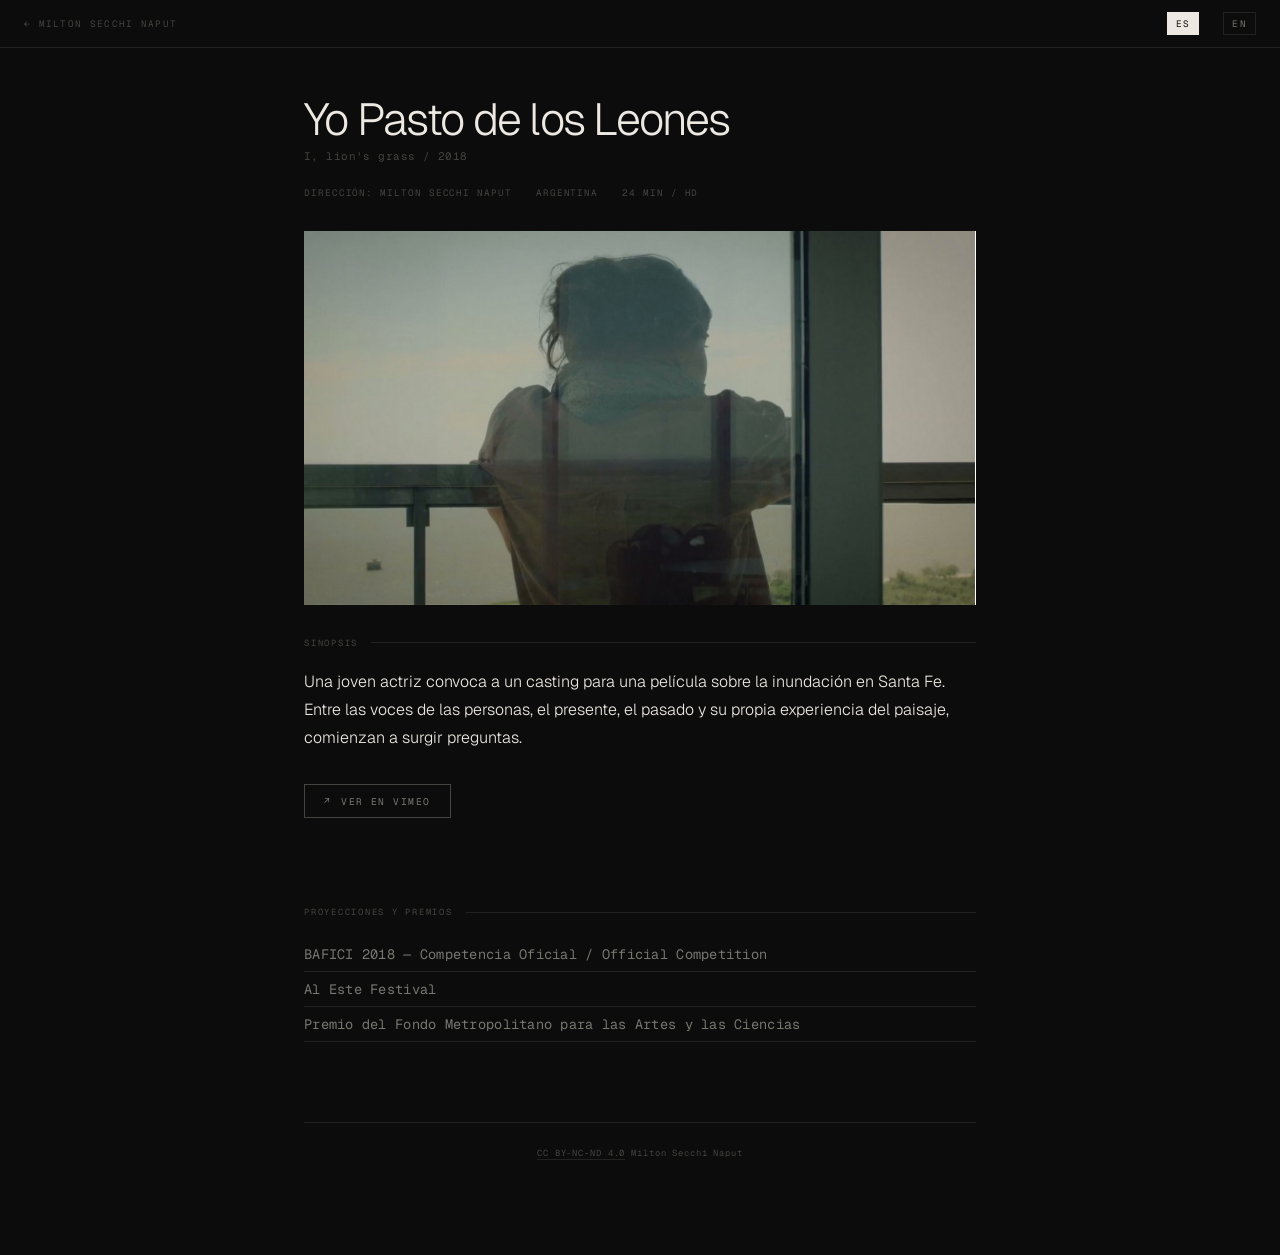
<file: yo-pasto.html>
<!DOCTYPE html>
<html lang="es">
<head>
  <meta charset="UTF-8" />
  <meta name="viewport" content="width=device-width, initial-scale=1.0"/>
  <title>Yo Pasto de los Leones — Milton Secchi Naput</title>
  <style>
    @import url('https://fonts.googleapis.com/css2?family=Geist:wght@300;400&family=Geist+Mono:wght@300;400&display=swap');

    :root {
      --bg: #0c0c0c; --surface: #111111; --border: #222222;
      --ink: #ede9e2; --ink-dim: #444440; --ink-mid: #777770;
      --mono: 'Geist Mono', monospace; --sans: 'Geist', sans-serif;
    }
    *, *::before, *::after { box-sizing: border-box; margin: 0; padding: 0; }
    html { font-size: 16px; scroll-behavior: smooth; }
    body { background: var(--bg); color: var(--ink); font-family: var(--mono); min-height: 100vh; }
    a { color: inherit; text-decoration: none; }

    .site-nav { position: fixed; top: 0; left: 0; right: 0; z-index: 100; background: var(--bg); border-bottom: 1px solid var(--border); height: 3rem; display: flex; align-items: center; justify-content: space-between; padding: 0 1.5rem; }
    .nav-back { font-family: var(--mono); font-size: 0.58rem; letter-spacing: 0.14em; text-transform: uppercase; color: var(--ink-dim); transition: color 0.15s; }
    .nav-back:hover { color: var(--ink); }
    .nav-right { display: flex; gap: 1.5rem; align-items: center; }
    .lang-btn { font-family: var(--mono); font-size: 0.58rem; letter-spacing: 0.14em; text-transform: uppercase; background: none; border: 1px solid var(--border); color: var(--ink-mid); padding: 0.28rem 0.5rem; cursor: pointer; transition: all 0.15s; }
    .lang-btn.active, .lang-btn:hover { background: var(--ink); color: var(--bg); border-color: var(--ink); }

    .container { max-width: 720px; margin: 0 auto; padding: 6rem 1.5rem 6rem; }

    .section-label { font-family: var(--mono); font-size: 0.55rem; letter-spacing: 0.2em; text-transform: uppercase; color: var(--ink-dim); margin-bottom: 1.2rem; display: flex; align-items: center; gap: 0.8rem; }
    .section-label::after { content: ''; flex: 1; height: 1px; background: var(--border); }

    .project-title { font-family: var(--sans); font-size: clamp(1.8rem, 4.5vw, 2.8rem); font-weight: 300; letter-spacing: -0.04em; line-height: 1.05; margin-bottom: 0.4rem; color: var(--ink); }
    .project-title-alt { font-family: var(--mono); font-size: 0.68rem; color: var(--ink-dim); margin-bottom: 1.5rem; letter-spacing: 0.04em; }
    .project-meta { font-family: var(--mono); font-size: 0.58rem; letter-spacing: 0.1em; text-transform: uppercase; color: var(--ink-dim); display: flex; gap: 1.5rem; flex-wrap: wrap; }

    .project-img { width: 100%; max-height: 480px; object-fit: cover; display: block; margin: 2rem 0; }

    .synopsis { font-family: var(--sans); font-size: 1rem; font-weight: 300; line-height: 1.75; color: var(--ink); margin-bottom: 2rem; }

    .watch-btn { display: inline-flex; align-items: center; gap: 0.6rem; font-family: var(--mono); font-size: 0.6rem; letter-spacing: 0.15em; text-transform: uppercase; border: 1px solid var(--ink-dim); color: var(--ink-mid); padding: 0.6rem 1.2rem; transition: all 0.2s; margin-bottom: 3rem; }
    .watch-btn:hover { border-color: var(--ink); color: var(--ink); background: var(--surface); }

    .screenings-list { list-style: none; }
    .screenings-list li { padding: 0.5rem 0; font-size: 0.85rem; border-bottom: 1px solid var(--border); color: var(--ink-mid); letter-spacing: 0.02em; }
    .screenings-list li:last-child { border-bottom: none; }

    footer { margin-top: 5rem; padding-top: 1.5rem; border-top: 1px solid var(--border); font-family: var(--mono); font-size: 0.55rem; letter-spacing: 0.1em; color: var(--ink-dim); text-align: center; }
    footer a { border-bottom: 1px solid var(--border); transition: color 0.2s; }
    footer a:hover { color: var(--ink-mid); }

    [data-lang="en"] { display: none; }
    body.lang-en [data-lang="es"] { display: none; }
    body.lang-en [data-lang="en"] { display: block; }

    @keyframes fadeUp { from { opacity: 0; transform: translateY(8px); } to { opacity: 1; transform: translateY(0); } }
    .fade { opacity: 0; animation: fadeUp 0.5s ease forwards; }
    .fade-1 { animation-delay: 0.05s; } .fade-2 { animation-delay: 0.15s; } .fade-3 { animation-delay: 0.25s; } .fade-4 { animation-delay: 0.35s; }

    @media (max-width: 600px) { .container { padding: 5rem 1.2rem 5rem; } .site-nav { padding: 0 1.2rem; } }
  </style>
</head>
<body class="lang-es">

  <nav class="site-nav">
    <a href="index.html" class="nav-back">← Milton Secchi Naput</a>
    <div class="nav-right">
      <button class="lang-btn active" onclick="setLang('es')">ES</button>
      <button class="lang-btn" onclick="setLang('en')">EN</button>
    </div>
  </nav>

  <div class="container">

    <div class="fade fade-1" style="margin-bottom:1rem;">
      <div class="project-title" data-lang="es">Yo Pasto de los Leones</div>
      <div class="project-title" data-lang="en">I, Lion's Grass</div>
      <div class="project-title-alt" data-lang="es">I, lion's grass / 2018</div>
      <div class="project-title-alt" data-lang="en">Yo pasto de los leones / 2018</div>
      <div class="project-meta">
        <span data-lang="es">Dirección: Milton Secchi Naput</span>
        <span data-lang="en">Directed by Milton Secchi Naput</span>
        <span>Argentina</span>
        <span>24 min / HD</span>
      </div>
    </div>

    <img class="project-img fade fade-2" src="Yo_pasto_de_los_leones.png" alt="Yo pasto de los leones — still">

    <section style="margin-bottom:2.5rem;" class="fade fade-3">
      <div class="section-label" data-lang="es">Sinopsis</div>
      <div class="section-label" data-lang="en">Synopsis</div>
      <p class="synopsis" data-lang="es">Una joven actriz convoca a un casting para una película sobre la inundación en Santa Fe. Entre las voces de las personas, el presente, el pasado y su propia experiencia del paisaje, comienzan a surgir preguntas.</p>
      <p class="synopsis" data-lang="en">A young actress holds a casting call for a film about the flood in Santa Fe. Among the voices of people, present, past, and her own experience of the landscape, questions begin to emerge.</p>
      <a class="watch-btn" href="https://vimeo.com/456237042" target="_blank" rel="noopener">↗ <span data-lang="es">Ver en Vimeo</span><span data-lang="en">Watch on Vimeo</span></a>
    </section>

    <section class="fade fade-4">
      <div class="section-label" data-lang="es">Proyecciones y premios</div>
      <div class="section-label" data-lang="en">Screenings &amp; Awards</div>
      <ul class="screenings-list">
        <li>BAFICI 2018 — Competencia Oficial / Official Competition</li>
        <li>Al Este Festival</li>
        <li data-lang="es">Premio del Fondo Metropolitano para las Artes y las Ciencias</li>
        <li data-lang="en">Award by Fondo Metropolitano para las Artes y las Ciencias</li>
      </ul>
    </section>

    <footer><a href="https://creativecommons.org/licenses/by-nc-nd/4.0/" target="_blank" rel="noopener">CC BY-NC-ND 4.0</a> Milton Secchi Naput</footer>
  </div>

  <script>
    function setLang(lang) {
      document.body.className = 'lang-' + lang;
      document.querySelectorAll('.lang-btn').forEach(btn => btn.classList.toggle('active', btn.textContent.toLowerCase() === lang));
    }
  </script>
</body>
</html>
</file>
